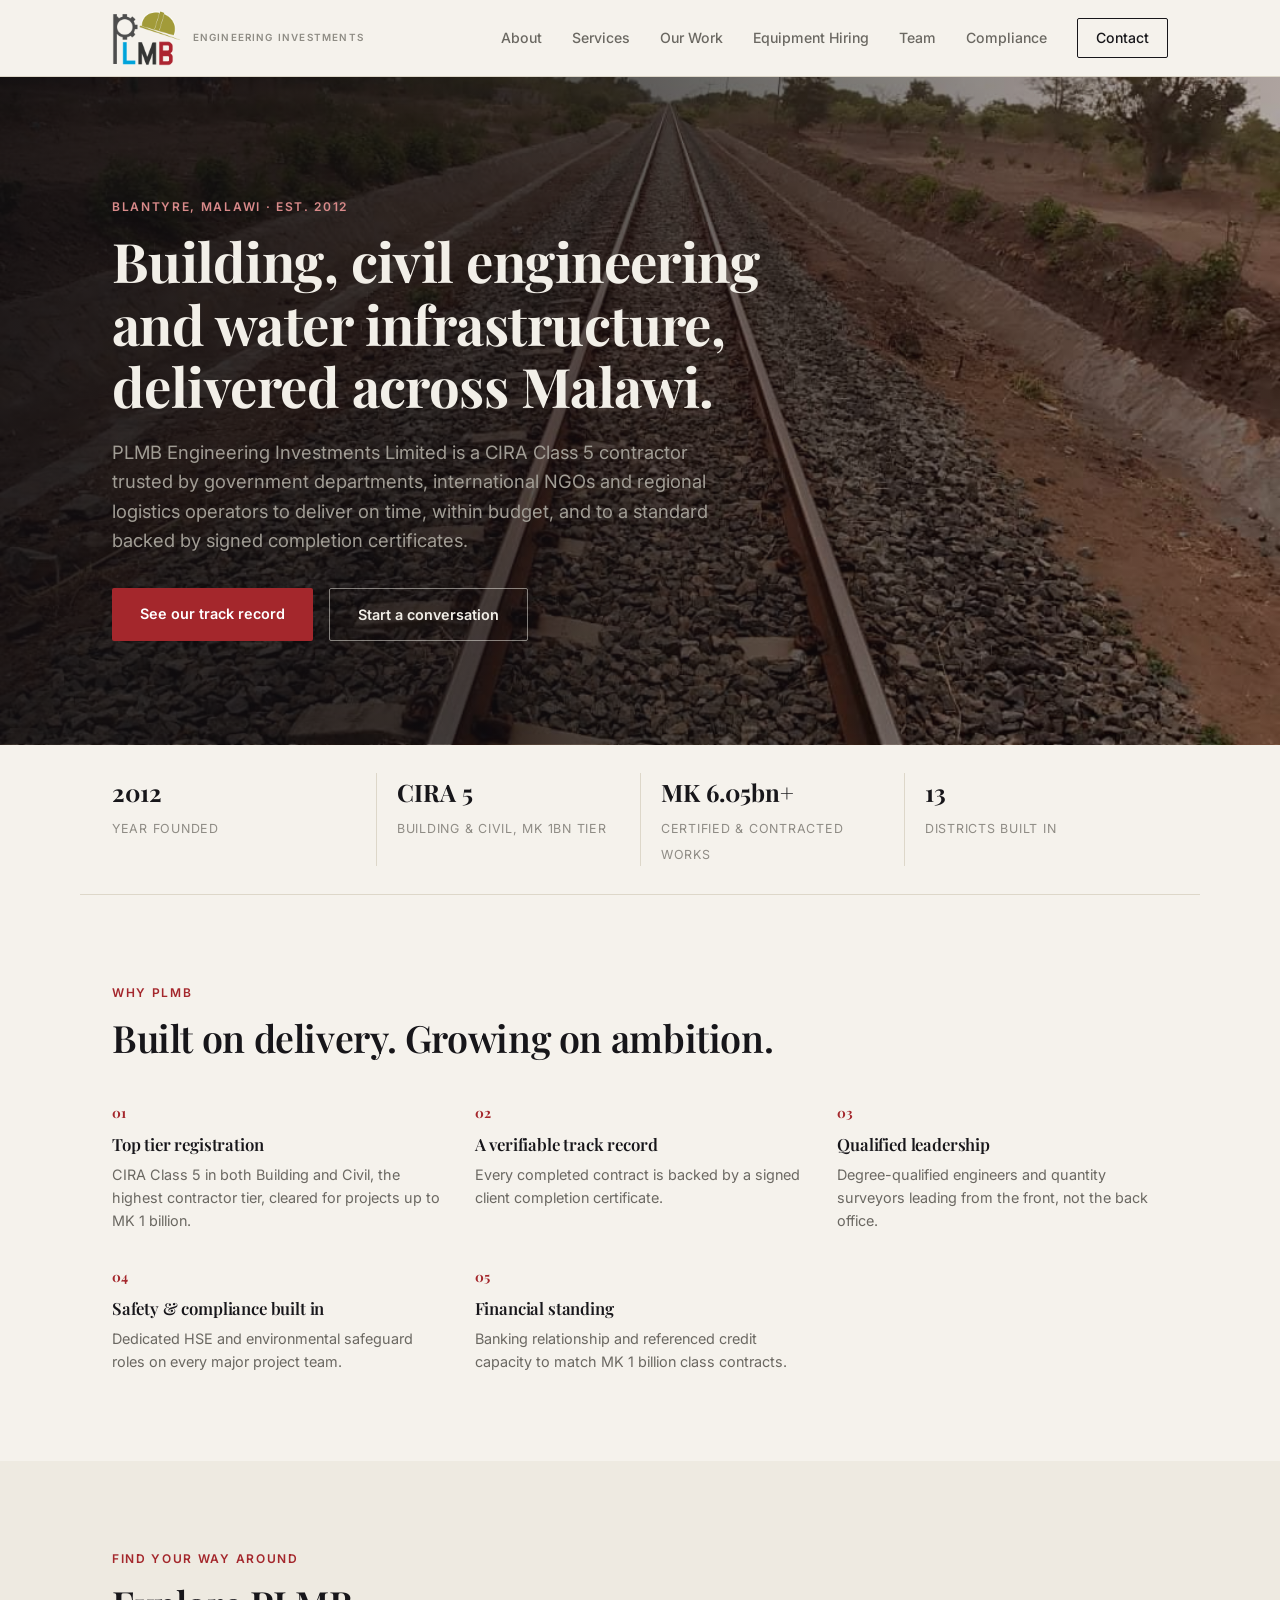
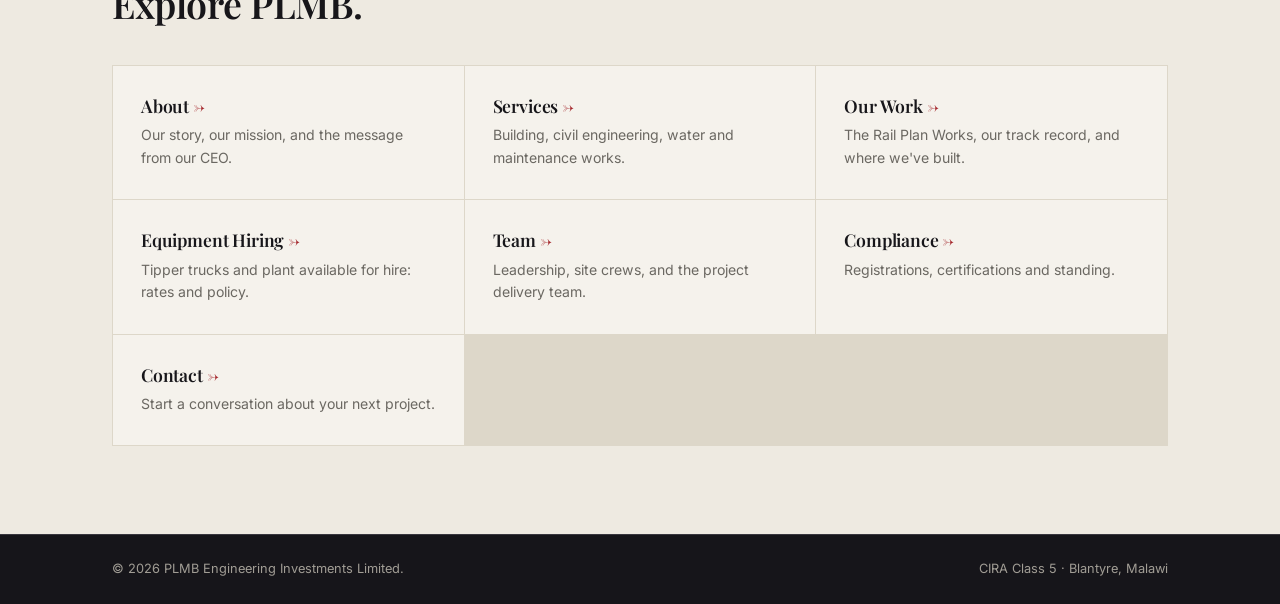
<file: index.html>
<!doctype html>
<html lang="en">
<head>
<meta charset="UTF-8">
<meta name="viewport" content="width=device-width, initial-scale=1.0">
<title>PLMB Engineering Investments Limited &middot; Building &amp; Civil Engineering, Malawi</title>
<meta name="description" content="PLMB Engineering Investments Limited: CIRA Class 5 building, civil engineering and water infrastructure contractor in Malawi since 2012. Government, NGO and private sector delivery, verified by signed completion certificates.">
<meta property="og:title" content="PLMB Engineering Investments Limited">
<meta property="og:description" content="Fourteen years of building construction, civil engineering and water infrastructure across Malawi.">
<meta property="og:type" content="website">
<link rel="icon" type="image/png" href="assets/favicon-256.png">
<link rel="preconnect" href="https://fonts.googleapis.com">
<link rel="preconnect" href="https://fonts.gstatic.com" crossorigin>
<link href="https://fonts.googleapis.com/css2?family=Playfair+Display:ital,wght@0,500;0,600;0,700;1,500&family=Inter:wght@400;500;600;700&display=swap" rel="stylesheet">
<link rel="stylesheet" href="styles.css">
</head>
<body>

<header class="site-header">
  <div class="wrap header-inner">
    <a class="wordmark" href="index.html">
      <img src="assets/plmb-icon.png" alt="PLMB Engineering Investments" class="wordmark-icon" width="69" height="56">
      <span class="wordmark-sub">Engineering Investments</span>
    </a>
    <nav class="nav" id="nav">
      <a href="about.html">About</a>
      <a href="services.html">Services</a>
      <a href="work.html">Our Work</a>
      <a href="hiring.html">Equipment Hiring</a>
      <a href="team.html">Team</a>
      <a href="compliance.html">Compliance</a>
      <a href="contact.html" class="nav-cta">Contact</a>
    </nav>
    <button class="nav-toggle" id="navToggle" aria-label="Toggle menu" aria-expanded="false">
      <span></span><span></span><span></span>
    </button>
  </div>
</header>

<main>

  <!-- HERO -->
  <section class="hero" style="background-image: linear-gradient(100deg, rgba(15,14,17,0.88) 0%, rgba(15,14,17,0.72) 40%, rgba(15,14,17,0.42) 75%, rgba(15,14,17,0.25) 100%), url('assets/gallery/hero-rail-corridor.jpg');">
    <div class="wrap">
      <p class="eyebrow light">Blantyre, Malawi &middot; Est. 2012</p>
      <h1 class="light">Building, civil engineering<br> and water infrastructure,<br> delivered across Malawi.</h1>
      <p class="hero-lede light-body">PLMB Engineering Investments Limited is a CIRA Class&nbsp;5 contractor trusted by government departments, international NGOs and regional logistics operators to deliver on time, within budget, and to a standard backed by signed completion certificates.</p>
      <div class="hero-actions">
        <a href="work.html" class="btn btn-primary">See our track record</a>
        <a href="contact.html" class="btn btn-ghost-light">Start a conversation</a>
      </div>
    </div>
  </section>
  <div class="hero-stats wrap">
    <div><strong>2012</strong><span>Year founded</span></div>
    <div><strong>CIRA&nbsp;5</strong><span>Building &amp; Civil, MK&nbsp;1bn tier</span></div>
    <div><strong>MK&nbsp;6.05bn+</strong><span>Certified &amp; contracted works</span></div>
    <div><strong>13</strong><span>Districts built in</span></div>
  </div>

  <!-- WHY PLMB -->
  <section class="section">
    <div class="wrap">
      <p class="eyebrow">Why PLMB</p>
      <h2>Built on delivery. Growing on ambition.</h2>
      <div class="reasons-grid">
        <div class="reason"><span class="service-num">01</span><h4>Top tier registration</h4><p>CIRA Class 5 in both Building and Civil, the highest contractor tier, cleared for projects up to MK 1 billion.</p></div>
        <div class="reason"><span class="service-num">02</span><h4>A verifiable track record</h4><p>Every completed contract is backed by a signed client completion certificate.</p></div>
        <div class="reason"><span class="service-num">03</span><h4>Qualified leadership</h4><p>Degree-qualified engineers and quantity surveyors leading from the front, not the back office.</p></div>
        <div class="reason"><span class="service-num">04</span><h4>Safety &amp; compliance built in</h4><p>Dedicated HSE and environmental safeguard roles on every major project team.</p></div>
        <div class="reason"><span class="service-num">05</span><h4>Financial standing</h4><p>Banking relationship and referenced credit capacity to match MK 1 billion class contracts.</p></div>
      </div>
    </div>
  </section>

  <!-- EXPLORE -->
  <section class="section alt">
    <div class="wrap">
      <p class="eyebrow">Find Your Way Around</p>
      <h2>Explore PLMB.</h2>
      <div class="explore-grid">
        <a class="explore-card" href="about.html">
          <h3>About</h3>
          <p>Our story, our mission, and the message from our CEO.</p>
        </a>
        <a class="explore-card" href="services.html">
          <h3>Services</h3>
          <p>Building, civil engineering, water and maintenance works.</p>
        </a>
        <a class="explore-card" href="work.html">
          <h3>Our Work</h3>
          <p>The Rail Plan Works, our track record, and where we've built.</p>
        </a>
        <a class="explore-card" href="hiring.html">
          <h3>Equipment Hiring</h3>
          <p>Tipper trucks and plant available for hire: rates and policy.</p>
        </a>
        <a class="explore-card" href="team.html">
          <h3>Team</h3>
          <p>Leadership, site crews, and the project delivery team.</p>
        </a>
        <a class="explore-card" href="compliance.html">
          <h3>Compliance</h3>
          <p>Registrations, certifications and standing.</p>
        </a>
        <a class="explore-card" href="contact.html">
          <h3>Contact</h3>
          <p>Start a conversation about your next project.</p>
        </a>
      </div>
    </div>
  </section>

</main>

<footer class="site-footer">
  <div class="wrap footer-inner">
    <span>&copy; <span id="year"></span> PLMB Engineering Investments Limited.</span>
    <span>CIRA Class 5 &middot; Blantyre, Malawi</span>
  </div>
</footer>

<script src="script.js"></script>
</body>
</html>
</file>
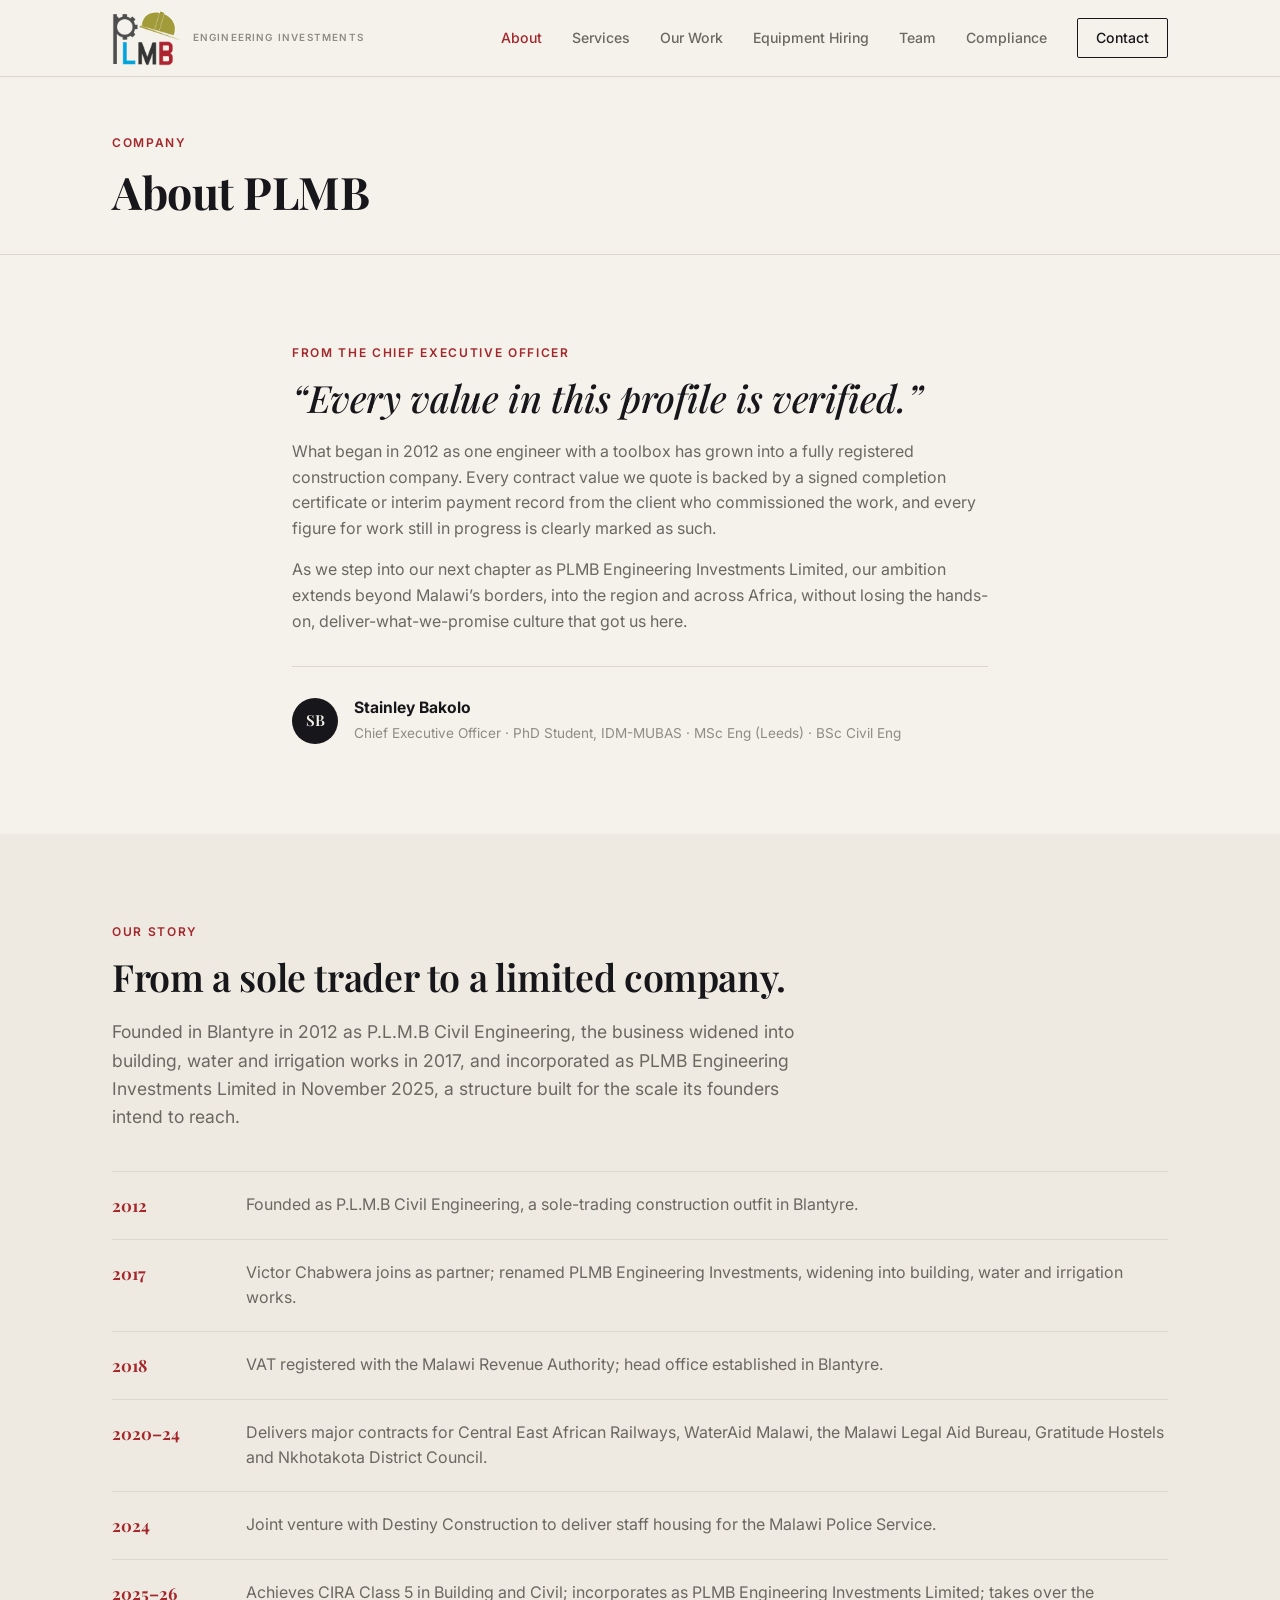
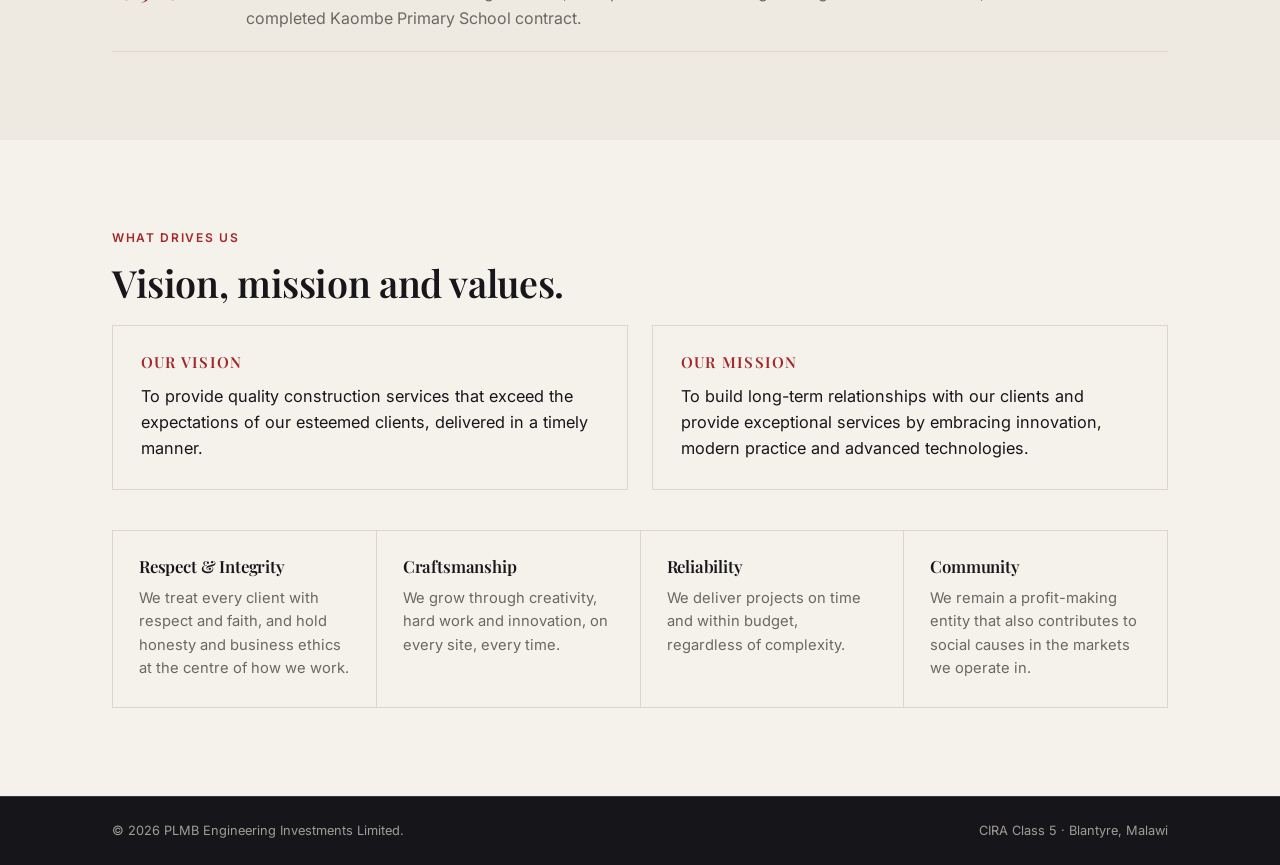
<file: about.html>
<!doctype html>
<html lang="en">
<head>
<meta charset="UTF-8">
<meta name="viewport" content="width=device-width, initial-scale=1.0">
<title>About &middot; PLMB Engineering Investments</title>
<meta name="description" content="From a sole trader founded in 2012 to PLMB Engineering Investments Limited: our story, our vision, mission and values, and a message from our CEO.">
<link rel="icon" type="image/png" href="assets/favicon-256.png">
<link rel="preconnect" href="https://fonts.googleapis.com">
<link rel="preconnect" href="https://fonts.gstatic.com" crossorigin>
<link href="https://fonts.googleapis.com/css2?family=Playfair+Display:ital,wght@0,500;0,600;0,700;1,500&family=Inter:wght@400;500;600;700&display=swap" rel="stylesheet">
<link rel="stylesheet" href="styles.css">
</head>
<body>

<header class="site-header">
  <div class="wrap header-inner">
    <a class="wordmark" href="index.html">
      <img src="assets/plmb-icon.png" alt="PLMB Engineering Investments" class="wordmark-icon" width="69" height="56">
      <span class="wordmark-sub">Engineering Investments</span>
    </a>
    <nav class="nav" id="nav">
      <a href="about.html" aria-current="page">About</a>
      <a href="services.html">Services</a>
      <a href="work.html">Our Work</a>
      <a href="hiring.html">Equipment Hiring</a>
      <a href="team.html">Team</a>
      <a href="compliance.html">Compliance</a>
      <a href="contact.html" class="nav-cta">Contact</a>
    </nav>
    <button class="nav-toggle" id="navToggle" aria-label="Toggle menu" aria-expanded="false">
      <span></span><span></span><span></span>
    </button>
  </div>
</header>

<main>

  <div class="page-head">
    <div class="wrap">
      <p class="eyebrow">Company</p>
      <h1>About PLMB</h1>
    </div>
  </div>

  <!-- MD MESSAGE -->
  <section class="section">
    <div class="wrap narrow">
      <p class="eyebrow">From the Chief Executive Officer</p>
      <h2 class="quote">&ldquo;Every value in this profile is verified.&rdquo;</h2>
      <p>What began in 2012 as one engineer with a toolbox has grown into a fully registered construction company. Every contract value we quote is backed by a signed completion certificate or interim payment record from the client who commissioned the work, and every figure for work still in progress is clearly marked as such.</p>
      <p>As we step into our next chapter as PLMB Engineering Investments Limited, our ambition extends beyond Malawi&rsquo;s borders, into the region and across Africa, without losing the hands-on, deliver-what-we-promise culture that got us here.</p>
      <div class="signature-block">
        <div class="avatar">SB</div>
        <div>
          <strong>Stainley Bakolo</strong>
          <span>Chief Executive Officer &middot; PhD Student, IDM-MUBAS &middot; MSc Eng (Leeds) &middot; BSc Civil Eng</span>
        </div>
      </div>
    </div>
  </section>

  <!-- STORY / MILESTONES -->
  <section class="section alt">
    <div class="wrap">
      <p class="eyebrow">Our Story</p>
      <h2>From a sole trader to a limited company.</h2>
      <p class="lede">Founded in Blantyre in 2012 as P.L.M.B Civil Engineering, the business widened into building, water and irrigation works in 2017, and incorporated as PLMB Engineering Investments Limited in November 2025, a structure built for the scale its founders intend to reach.</p>
      <ol class="timeline">
        <li><span class="tl-year">2012</span><span class="tl-text">Founded as P.L.M.B Civil Engineering, a sole-trading construction outfit in Blantyre.</span></li>
        <li><span class="tl-year">2017</span><span class="tl-text">Victor Chabwera joins as partner; renamed PLMB Engineering Investments, widening into building, water and irrigation works.</span></li>
        <li><span class="tl-year">2018</span><span class="tl-text">VAT registered with the Malawi Revenue Authority; head office established in Blantyre.</span></li>
        <li><span class="tl-year">2020&ndash;24</span><span class="tl-text">Delivers major contracts for Central East African Railways, WaterAid Malawi, the Malawi Legal Aid Bureau, Gratitude Hostels and Nkhotakota District Council.</span></li>
        <li><span class="tl-year">2024</span><span class="tl-text">Joint venture with Destiny Construction to deliver staff housing for the Malawi Police Service.</span></li>
        <li><span class="tl-year">2025&ndash;26</span><span class="tl-text">Achieves CIRA Class 5 in Building and Civil; incorporates as PLMB Engineering Investments Limited; takes over the completed Kaombe Primary School contract.</span></li>
      </ol>
    </div>
  </section>

  <!-- VISION / MISSION / VALUES -->
  <section class="section">
    <div class="wrap">
      <p class="eyebrow">What Drives Us</p>
      <h2>Vision, mission and values.</h2>
      <div class="vm-grid">
        <div class="vm-card">
          <h3>Our Vision</h3>
          <p>To provide quality construction services that exceed the expectations of our esteemed clients, delivered in a timely manner.</p>
        </div>
        <div class="vm-card">
          <h3>Our Mission</h3>
          <p>To build long-term relationships with our clients and provide exceptional services by embracing innovation, modern practice and advanced technologies.</p>
        </div>
      </div>
      <div class="value-grid">
        <div class="value">
          <h4>Respect &amp; Integrity</h4>
          <p>We treat every client with respect and faith, and hold honesty and business ethics at the centre of how we work.</p>
        </div>
        <div class="value">
          <h4>Craftsmanship</h4>
          <p>We grow through creativity, hard work and innovation, on every site, every time.</p>
        </div>
        <div class="value">
          <h4>Reliability</h4>
          <p>We deliver projects on time and within budget, regardless of complexity.</p>
        </div>
        <div class="value">
          <h4>Community</h4>
          <p>We remain a profit-making entity that also contributes to social causes in the markets we operate in.</p>
        </div>
      </div>
    </div>
  </section>

</main>

<footer class="site-footer">
  <div class="wrap footer-inner">
    <span>&copy; <span id="year"></span> PLMB Engineering Investments Limited.</span>
    <span>CIRA Class 5 &middot; Blantyre, Malawi</span>
  </div>
</footer>

<script src="script.js"></script>
</body>
</html>
</file>
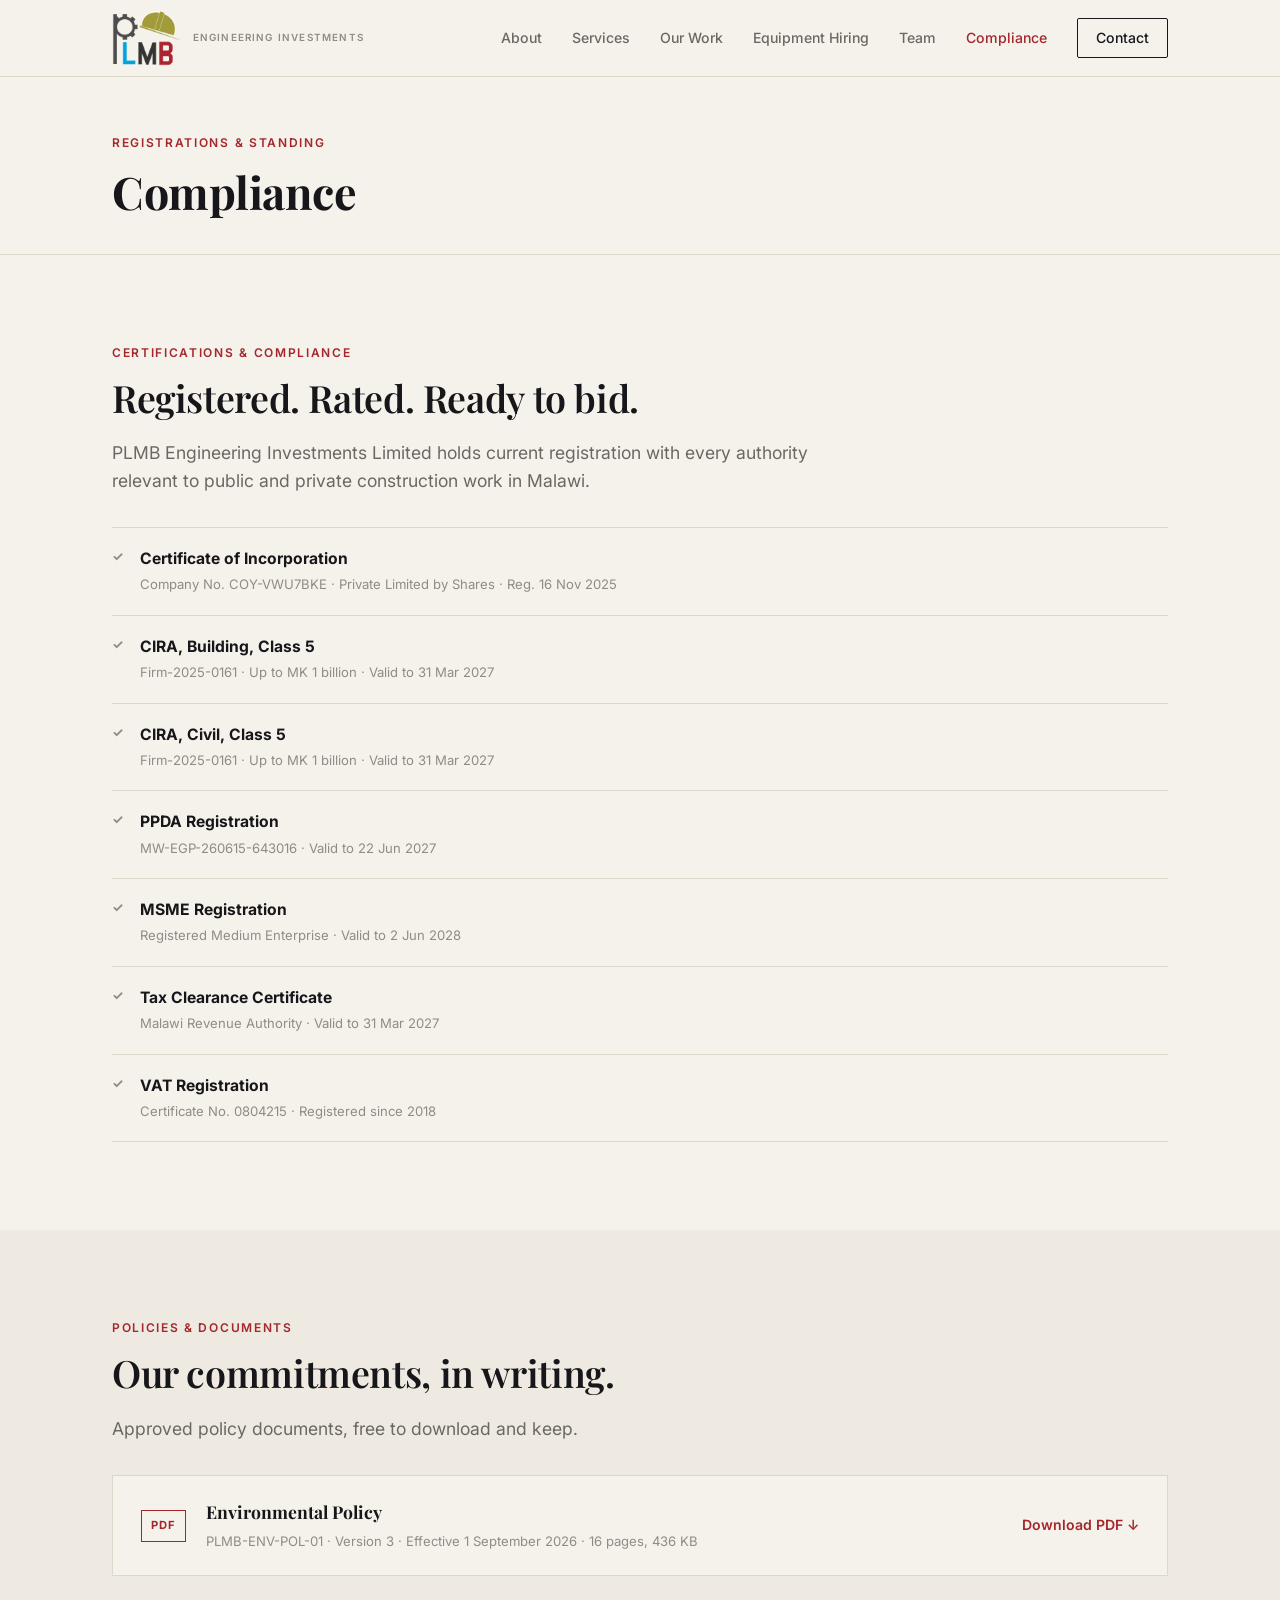
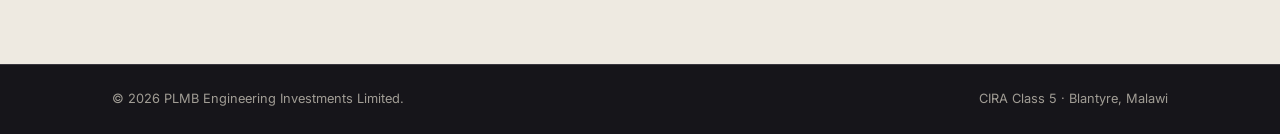
<file: compliance.html>
<!doctype html>
<html lang="en">
<head>
<meta charset="UTF-8">
<meta name="viewport" content="width=device-width, initial-scale=1.0">
<title>Compliance &middot; PLMB Engineering Investments</title>
<meta name="description" content="PLMB Engineering Investments Limited holds current registration with every authority relevant to public and private construction work in Malawi: CIRA Class 5, PPDA, MSME, tax and VAT.">
<link rel="icon" type="image/png" href="assets/favicon-256.png">
<link rel="preconnect" href="https://fonts.googleapis.com">
<link rel="preconnect" href="https://fonts.gstatic.com" crossorigin>
<link href="https://fonts.googleapis.com/css2?family=Playfair+Display:ital,wght@0,500;0,600;0,700;1,500&family=Inter:wght@400;500;600;700&display=swap" rel="stylesheet">
<link rel="stylesheet" href="styles.css">
</head>
<body>

<header class="site-header">
  <div class="wrap header-inner">
    <a class="wordmark" href="index.html">
      <img src="assets/plmb-icon.png" alt="PLMB Engineering Investments" class="wordmark-icon" width="69" height="56">
      <span class="wordmark-sub">Engineering Investments</span>
    </a>
    <nav class="nav" id="nav">
      <a href="about.html">About</a>
      <a href="services.html">Services</a>
      <a href="work.html">Our Work</a>
      <a href="hiring.html">Equipment Hiring</a>
      <a href="team.html">Team</a>
      <a href="compliance.html" aria-current="page">Compliance</a>
      <a href="contact.html" class="nav-cta">Contact</a>
    </nav>
    <button class="nav-toggle" id="navToggle" aria-label="Toggle menu" aria-expanded="false">
      <span></span><span></span><span></span>
    </button>
  </div>
</header>

<main>

  <div class="page-head">
    <div class="wrap">
      <p class="eyebrow">Registrations &amp; Standing</p>
      <h1>Compliance</h1>
    </div>
  </div>

  <!-- COMPLIANCE -->
  <section class="section">
    <div class="wrap">
      <p class="eyebrow">Certifications &amp; Compliance</p>
      <h2>Registered. Rated. Ready to bid.</h2>
      <p class="lede">PLMB Engineering Investments Limited holds current registration with every authority relevant to public and private construction work in Malawi.</p>
      <div class="cert-list">
        <div><span class="check">&#10003;</span><div><strong>Certificate of Incorporation</strong><span>Company No. COY-VWU7BKE &middot; Private Limited by Shares &middot; Reg. 16 Nov 2025</span></div></div>
        <div><span class="check">&#10003;</span><div><strong>CIRA, Building, Class 5</strong><span>Firm-2025-0161 &middot; Up to MK 1 billion &middot; Valid to 31 Mar 2027</span></div></div>
        <div><span class="check">&#10003;</span><div><strong>CIRA, Civil, Class 5</strong><span>Firm-2025-0161 &middot; Up to MK 1 billion &middot; Valid to 31 Mar 2027</span></div></div>
        <div><span class="check">&#10003;</span><div><strong>PPDA Registration</strong><span>MW-EGP-260615-643016 &middot; Valid to 22 Jun 2027</span></div></div>
        <div><span class="check">&#10003;</span><div><strong>MSME Registration</strong><span>Registered Medium Enterprise &middot; Valid to 2 Jun 2028</span></div></div>
        <div><span class="check">&#10003;</span><div><strong>Tax Clearance Certificate</strong><span>Malawi Revenue Authority &middot; Valid to 31 Mar 2027</span></div></div>
        <div><span class="check">&#10003;</span><div><strong>VAT Registration</strong><span>Certificate No. 0804215 &middot; Registered since 2018</span></div></div>
      </div>
    </div>
  </section>

  <!-- POLICIES -->
  <section class="section alt">
    <div class="wrap">
      <p class="eyebrow">Policies &amp; Documents</p>
      <h2>Our commitments, in writing.</h2>
      <p class="lede">Approved policy documents, free to download and keep.</p>
      <div class="doc-list">
        <a class="doc-card" href="assets/documents/PLMB-Environmental-Policy.pdf" download="PLMB-Environmental-Policy.pdf">
          <span class="doc-type" aria-hidden="true">PDF</span>
          <span class="doc-info">
            <strong>Environmental Policy</strong>
            <span>PLMB-ENV-POL-01 &middot; Version 3 &middot; Effective 1 September 2026 &middot; 16 pages, 436 KB</span>
          </span>
          <span class="doc-action">Download PDF &darr;</span>
        </a>
      </div>
    </div>
  </section>

</main>

<footer class="site-footer">
  <div class="wrap footer-inner">
    <span>&copy; <span id="year"></span> PLMB Engineering Investments Limited.</span>
    <span>CIRA Class 5 &middot; Blantyre, Malawi</span>
  </div>
</footer>

<script src="script.js"></script>
</body>
</html>
</file>
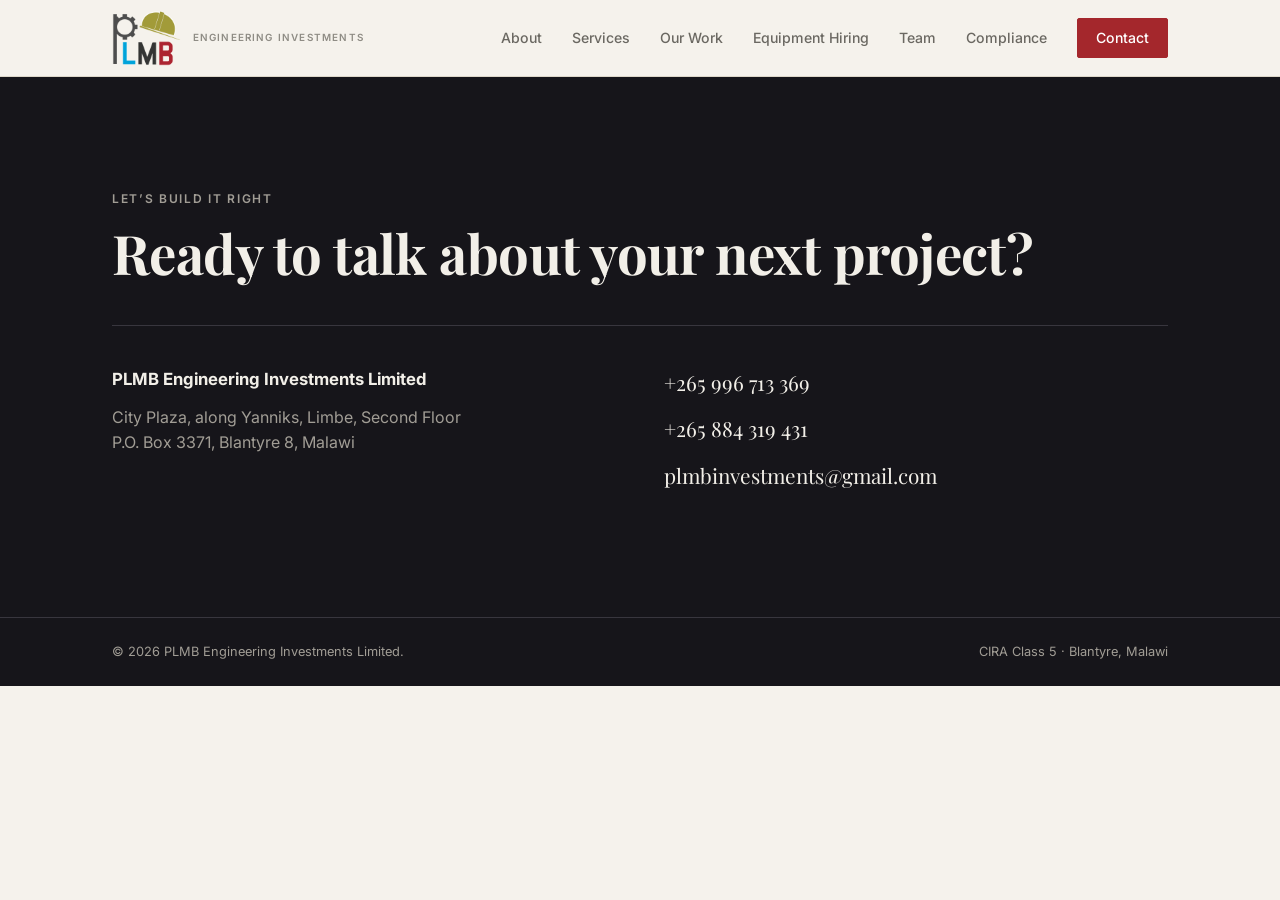
<file: contact.html>
<!doctype html>
<html lang="en">
<head>
<meta charset="UTF-8">
<meta name="viewport" content="width=device-width, initial-scale=1.0">
<title>Contact &middot; PLMB Engineering Investments</title>
<meta name="description" content="Get in touch with PLMB Engineering Investments Limited: City Plaza, Limbe, Blantyre. Phone, email and postal address for your next project.">
<link rel="icon" type="image/png" href="assets/favicon-256.png">
<link rel="preconnect" href="https://fonts.googleapis.com">
<link rel="preconnect" href="https://fonts.gstatic.com" crossorigin>
<link href="https://fonts.googleapis.com/css2?family=Playfair+Display:ital,wght@0,500;0,600;0,700;1,500&family=Inter:wght@400;500;600;700&display=swap" rel="stylesheet">
<link rel="stylesheet" href="styles.css">
</head>
<body>

<header class="site-header">
  <div class="wrap header-inner">
    <a class="wordmark" href="index.html">
      <img src="assets/plmb-icon.png" alt="PLMB Engineering Investments" class="wordmark-icon" width="69" height="56">
      <span class="wordmark-sub">Engineering Investments</span>
    </a>
    <nav class="nav" id="nav">
      <a href="about.html">About</a>
      <a href="services.html">Services</a>
      <a href="work.html">Our Work</a>
      <a href="hiring.html">Equipment Hiring</a>
      <a href="team.html">Team</a>
      <a href="compliance.html">Compliance</a>
      <a href="contact.html" class="nav-cta" aria-current="page">Contact</a>
    </nav>
    <button class="nav-toggle" id="navToggle" aria-label="Toggle menu" aria-expanded="false">
      <span></span><span></span><span></span>
    </button>
  </div>
</header>

<main>

  <!-- CONTACT / CLOSING (dark) -->
  <section class="section dark contact-page">
    <div class="wrap">
      <p class="eyebrow light">Let&rsquo;s Build It Right</p>
      <h1 class="light">Ready to talk about your next project?</h1>
      <div class="contact-grid">
        <div>
          <strong>PLMB Engineering Investments Limited</strong>
          <p class="light-body">City Plaza, along Yanniks, Limbe, Second Floor<br>P.O. Box 3371, Blantyre 8, Malawi</p>
        </div>
        <div>
          <a class="contact-link" href="tel:+265996713369">+265 996 713 369</a>
          <a class="contact-link" href="tel:+265884319431">+265 884 319 431</a>
          <a class="contact-link" href="mailto:plmbinvestments@gmail.com">plmbinvestments@gmail.com</a>
        </div>
      </div>
    </div>
  </section>

</main>

<footer class="site-footer">
  <div class="wrap footer-inner">
    <span>&copy; <span id="year"></span> PLMB Engineering Investments Limited.</span>
    <span>CIRA Class 5 &middot; Blantyre, Malawi</span>
  </div>
</footer>

<script src="script.js"></script>
</body>
</html>
</file>
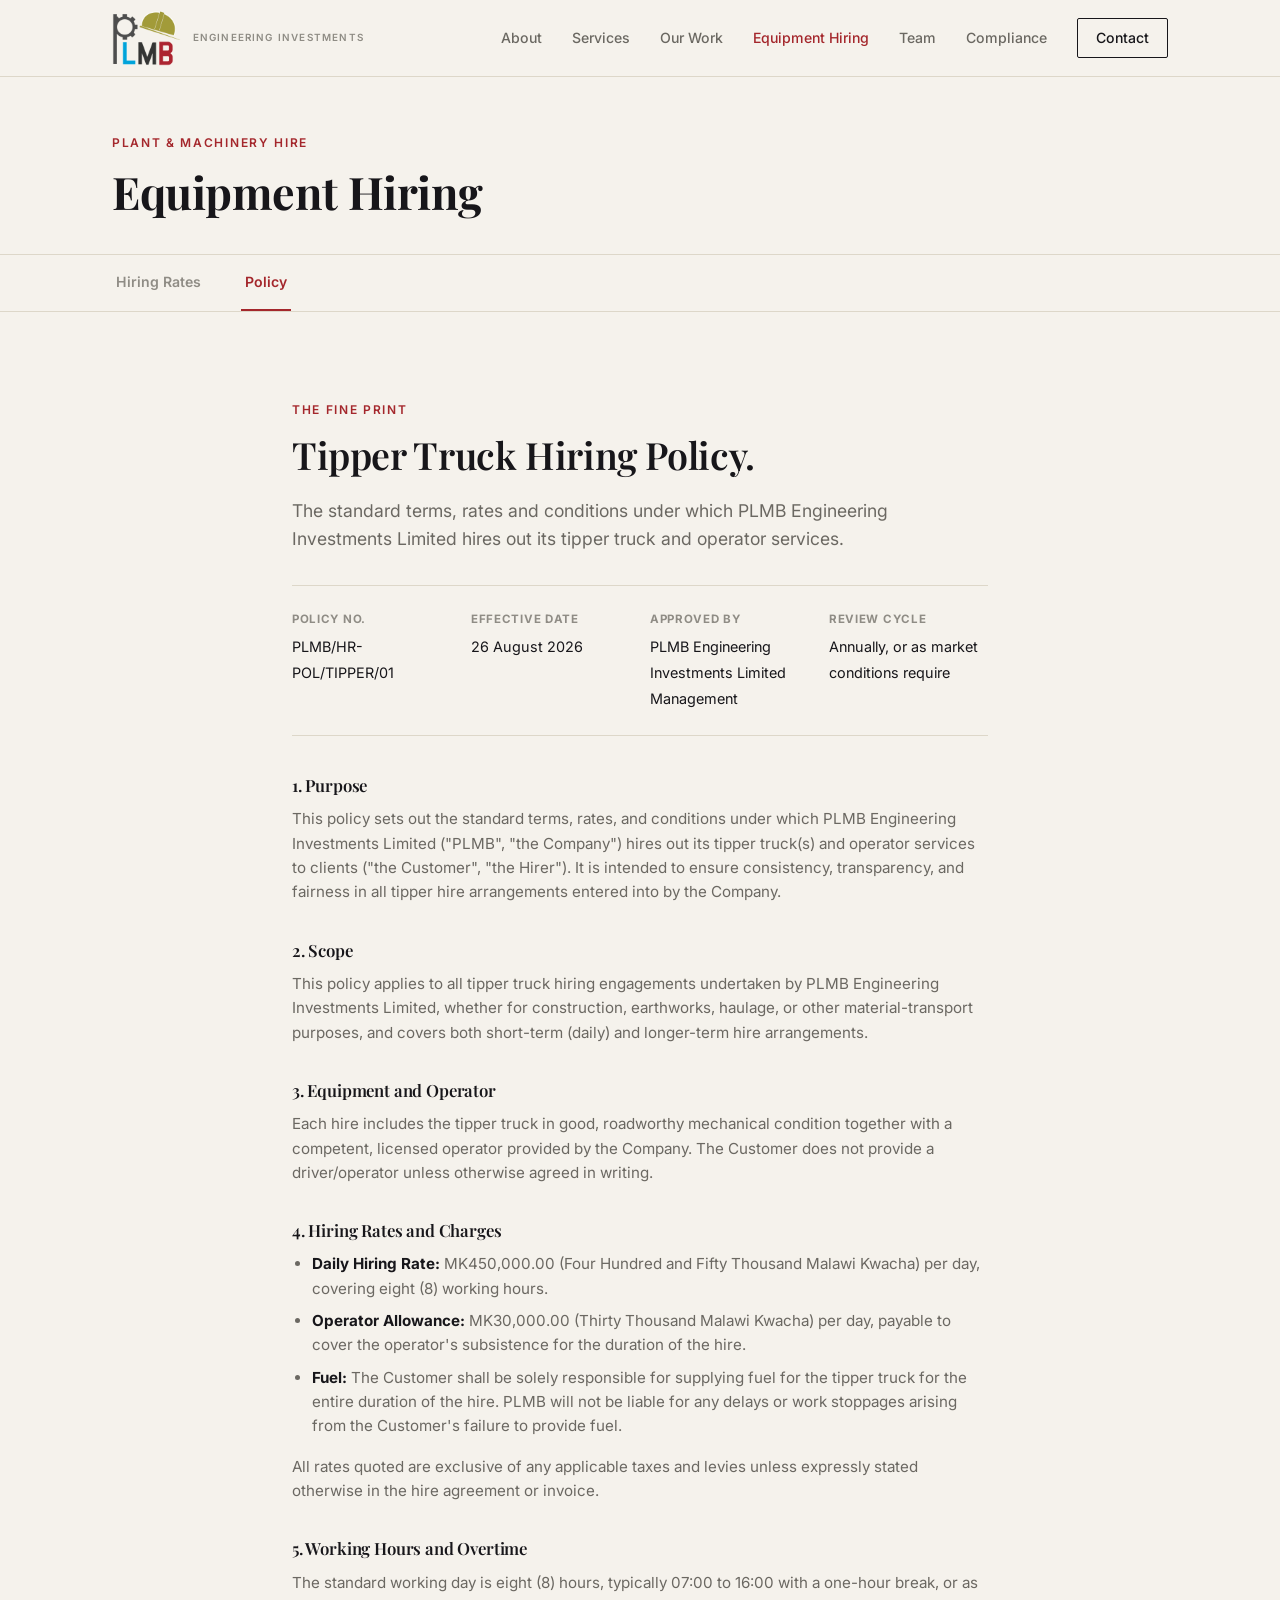
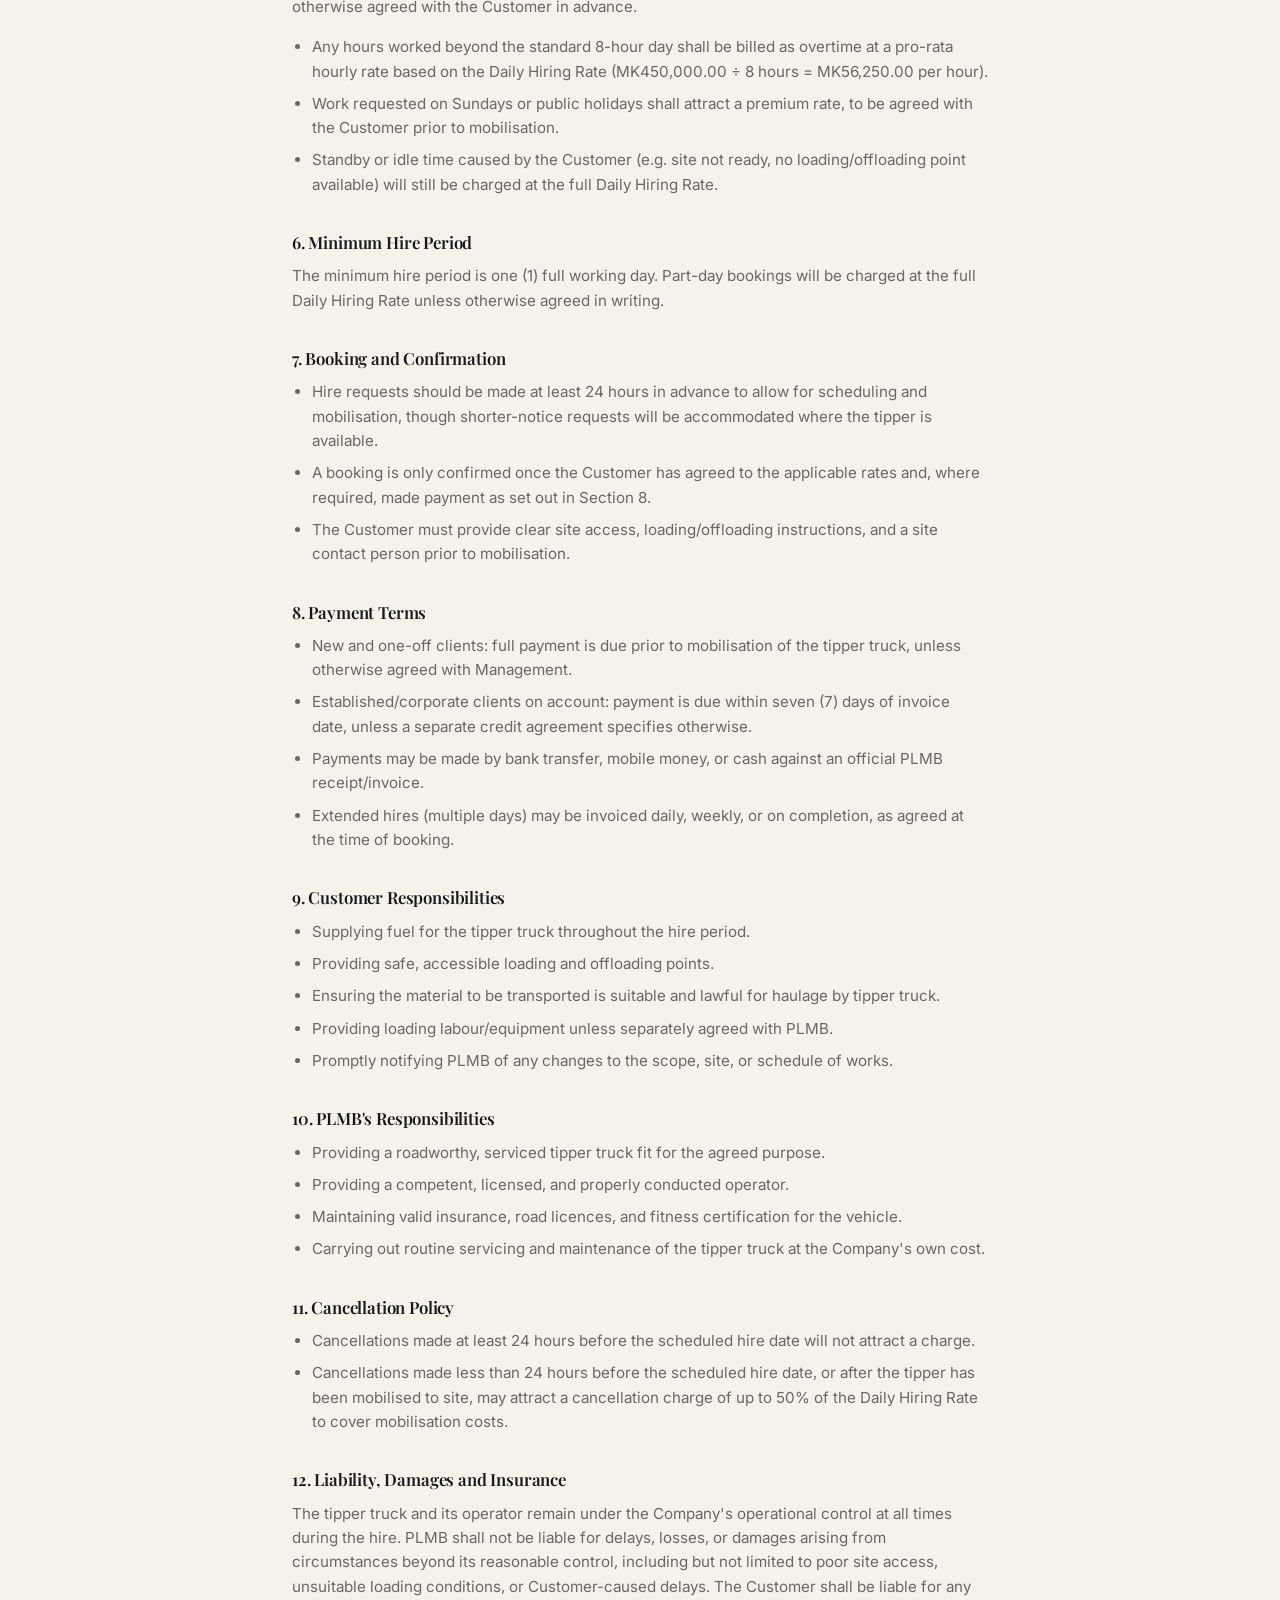
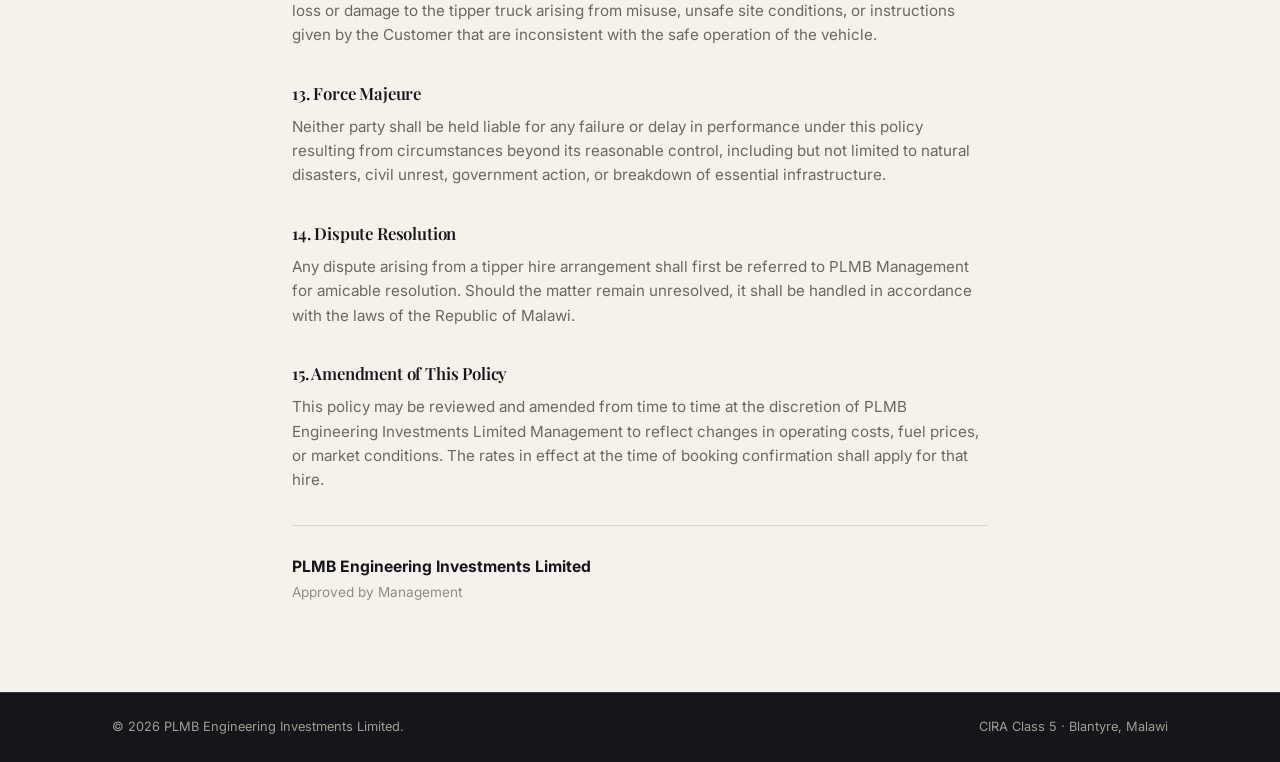
<file: hiring-policy.html>
<!doctype html>
<html lang="en">
<head>
<meta charset="UTF-8">
<meta name="viewport" content="width=device-width, initial-scale=1.0">
<title>Hiring Policy &middot; PLMB Engineering Investments</title>
<meta name="description" content="PLMB Engineering Investments Limited's Tipper Truck Hiring Policy: rates, working hours, payment terms, responsibilities, cancellation and liability.">
<link rel="icon" type="image/png" href="assets/favicon-256.png">
<link rel="preconnect" href="https://fonts.googleapis.com">
<link rel="preconnect" href="https://fonts.gstatic.com" crossorigin>
<link href="https://fonts.googleapis.com/css2?family=Playfair+Display:ital,wght@0,500;0,600;0,700;1,500&family=Inter:wght@400;500;600;700&display=swap" rel="stylesheet">
<link rel="stylesheet" href="styles.css">
</head>
<body>

<header class="site-header">
  <div class="wrap header-inner">
    <a class="wordmark" href="index.html">
      <img src="assets/plmb-icon.png" alt="PLMB Engineering Investments" class="wordmark-icon" width="69" height="56">
      <span class="wordmark-sub">Engineering Investments</span>
    </a>
    <nav class="nav" id="nav">
      <a href="about.html">About</a>
      <a href="services.html">Services</a>
      <a href="work.html">Our Work</a>
      <a href="hiring.html" aria-current="page">Equipment Hiring</a>
      <a href="team.html">Team</a>
      <a href="compliance.html">Compliance</a>
      <a href="contact.html" class="nav-cta">Contact</a>
    </nav>
    <button class="nav-toggle" id="navToggle" aria-label="Toggle menu" aria-expanded="false">
      <span></span><span></span><span></span>
    </button>
  </div>
</header>

<main>

  <div class="page-head">
    <div class="wrap">
      <p class="eyebrow">Plant &amp; Machinery Hire</p>
      <h1>Equipment Hiring</h1>
    </div>
  </div>

  <nav class="subnav" aria-label="Equipment hiring sections">
    <div class="wrap subnav-tabs">
      <a href="hiring.html">Hiring Rates</a>
      <a href="hiring-policy.html" aria-current="page">Policy</a>
    </div>
  </nav>

  <!-- POLICY -->
  <section class="section">
    <div class="wrap narrow">
      <p class="eyebrow">The Fine Print</p>
      <h2>Tipper Truck Hiring Policy.</h2>
      <p class="lede">The standard terms, rates and conditions under which PLMB Engineering Investments Limited hires out its tipper truck and operator services.</p>

      <div class="policy-meta">
        <div><strong>Policy No.</strong><span>PLMB/HR-POL/TIPPER/01</span></div>
        <div><strong>Effective Date</strong><span>26 August 2026</span></div>
        <div><strong>Approved By</strong><span>PLMB Engineering Investments Limited Management</span></div>
        <div><strong>Review Cycle</strong><span>Annually, or as market conditions require</span></div>
      </div>

      <div class="policy-body">
        <h3>1. Purpose</h3>
        <p>This policy sets out the standard terms, rates, and conditions under which PLMB Engineering Investments Limited ("PLMB", "the Company") hires out its tipper truck(s) and operator services to clients ("the Customer", "the Hirer"). It is intended to ensure consistency, transparency, and fairness in all tipper hire arrangements entered into by the Company.</p>

        <h3>2. Scope</h3>
        <p>This policy applies to all tipper truck hiring engagements undertaken by PLMB Engineering Investments Limited, whether for construction, earthworks, haulage, or other material-transport purposes, and covers both short-term (daily) and longer-term hire arrangements.</p>

        <h3>3. Equipment and Operator</h3>
        <p>Each hire includes the tipper truck in good, roadworthy mechanical condition together with a competent, licensed operator provided by the Company. The Customer does not provide a driver/operator unless otherwise agreed in writing.</p>

        <h3>4. Hiring Rates and Charges</h3>
        <ul>
          <li><strong>Daily Hiring Rate:</strong> MK450,000.00 (Four Hundred and Fifty Thousand Malawi Kwacha) per day, covering eight (8) working hours.</li>
          <li><strong>Operator Allowance:</strong> MK30,000.00 (Thirty Thousand Malawi Kwacha) per day, payable to cover the operator's subsistence for the duration of the hire.</li>
          <li><strong>Fuel:</strong> The Customer shall be solely responsible for supplying fuel for the tipper truck for the entire duration of the hire. PLMB will not be liable for any delays or work stoppages arising from the Customer's failure to provide fuel.</li>
        </ul>
        <p>All rates quoted are exclusive of any applicable taxes and levies unless expressly stated otherwise in the hire agreement or invoice.</p>

        <h3>5. Working Hours and Overtime</h3>
        <p>The standard working day is eight (8) hours, typically 07:00 to 16:00 with a one-hour break, or as otherwise agreed with the Customer in advance.</p>
        <ul>
          <li>Any hours worked beyond the standard 8-hour day shall be billed as overtime at a pro-rata hourly rate based on the Daily Hiring Rate (MK450,000.00 &divide; 8 hours = MK56,250.00 per hour).</li>
          <li>Work requested on Sundays or public holidays shall attract a premium rate, to be agreed with the Customer prior to mobilisation.</li>
          <li>Standby or idle time caused by the Customer (e.g. site not ready, no loading/offloading point available) will still be charged at the full Daily Hiring Rate.</li>
        </ul>

        <h3>6. Minimum Hire Period</h3>
        <p>The minimum hire period is one (1) full working day. Part-day bookings will be charged at the full Daily Hiring Rate unless otherwise agreed in writing.</p>

        <h3>7. Booking and Confirmation</h3>
        <ul>
          <li>Hire requests should be made at least 24 hours in advance to allow for scheduling and mobilisation, though shorter-notice requests will be accommodated where the tipper is available.</li>
          <li>A booking is only confirmed once the Customer has agreed to the applicable rates and, where required, made payment as set out in Section 8.</li>
          <li>The Customer must provide clear site access, loading/offloading instructions, and a site contact person prior to mobilisation.</li>
        </ul>

        <h3>8. Payment Terms</h3>
        <ul>
          <li>New and one-off clients: full payment is due prior to mobilisation of the tipper truck, unless otherwise agreed with Management.</li>
          <li>Established/corporate clients on account: payment is due within seven (7) days of invoice date, unless a separate credit agreement specifies otherwise.</li>
          <li>Payments may be made by bank transfer, mobile money, or cash against an official PLMB receipt/invoice.</li>
          <li>Extended hires (multiple days) may be invoiced daily, weekly, or on completion, as agreed at the time of booking.</li>
        </ul>

        <h3>9. Customer Responsibilities</h3>
        <ul>
          <li>Supplying fuel for the tipper truck throughout the hire period.</li>
          <li>Providing safe, accessible loading and offloading points.</li>
          <li>Ensuring the material to be transported is suitable and lawful for haulage by tipper truck.</li>
          <li>Providing loading labour/equipment unless separately agreed with PLMB.</li>
          <li>Promptly notifying PLMB of any changes to the scope, site, or schedule of works.</li>
        </ul>

        <h3>10. PLMB's Responsibilities</h3>
        <ul>
          <li>Providing a roadworthy, serviced tipper truck fit for the agreed purpose.</li>
          <li>Providing a competent, licensed, and properly conducted operator.</li>
          <li>Maintaining valid insurance, road licences, and fitness certification for the vehicle.</li>
          <li>Carrying out routine servicing and maintenance of the tipper truck at the Company's own cost.</li>
        </ul>

        <h3>11. Cancellation Policy</h3>
        <ul>
          <li>Cancellations made at least 24 hours before the scheduled hire date will not attract a charge.</li>
          <li>Cancellations made less than 24 hours before the scheduled hire date, or after the tipper has been mobilised to site, may attract a cancellation charge of up to 50% of the Daily Hiring Rate to cover mobilisation costs.</li>
        </ul>

        <h3>12. Liability, Damages and Insurance</h3>
        <p>The tipper truck and its operator remain under the Company's operational control at all times during the hire. PLMB shall not be liable for delays, losses, or damages arising from circumstances beyond its reasonable control, including but not limited to poor site access, unsuitable loading conditions, or Customer-caused delays. The Customer shall be liable for any loss or damage to the tipper truck arising from misuse, unsafe site conditions, or instructions given by the Customer that are inconsistent with the safe operation of the vehicle.</p>

        <h3>13. Force Majeure</h3>
        <p>Neither party shall be held liable for any failure or delay in performance under this policy resulting from circumstances beyond its reasonable control, including but not limited to natural disasters, civil unrest, government action, or breakdown of essential infrastructure.</p>

        <h3>14. Dispute Resolution</h3>
        <p>Any dispute arising from a tipper hire arrangement shall first be referred to PLMB Management for amicable resolution. Should the matter remain unresolved, it shall be handled in accordance with the laws of the Republic of Malawi.</p>

        <h3>15. Amendment of This Policy</h3>
        <p>This policy may be reviewed and amended from time to time at the discretion of PLMB Engineering Investments Limited Management to reflect changes in operating costs, fuel prices, or market conditions. The rates in effect at the time of booking confirmation shall apply for that hire.</p>

        <div class="signature-block">
          <div>
            <strong>PLMB Engineering Investments Limited</strong>
            <span>Approved by Management</span>
          </div>
        </div>
      </div>
    </div>
  </section>

</main>

<footer class="site-footer">
  <div class="wrap footer-inner">
    <span>&copy; <span id="year"></span> PLMB Engineering Investments Limited.</span>
    <span>CIRA Class 5 &middot; Blantyre, Malawi</span>
  </div>
</footer>

<script src="script.js"></script>
</body>
</html>
</file>
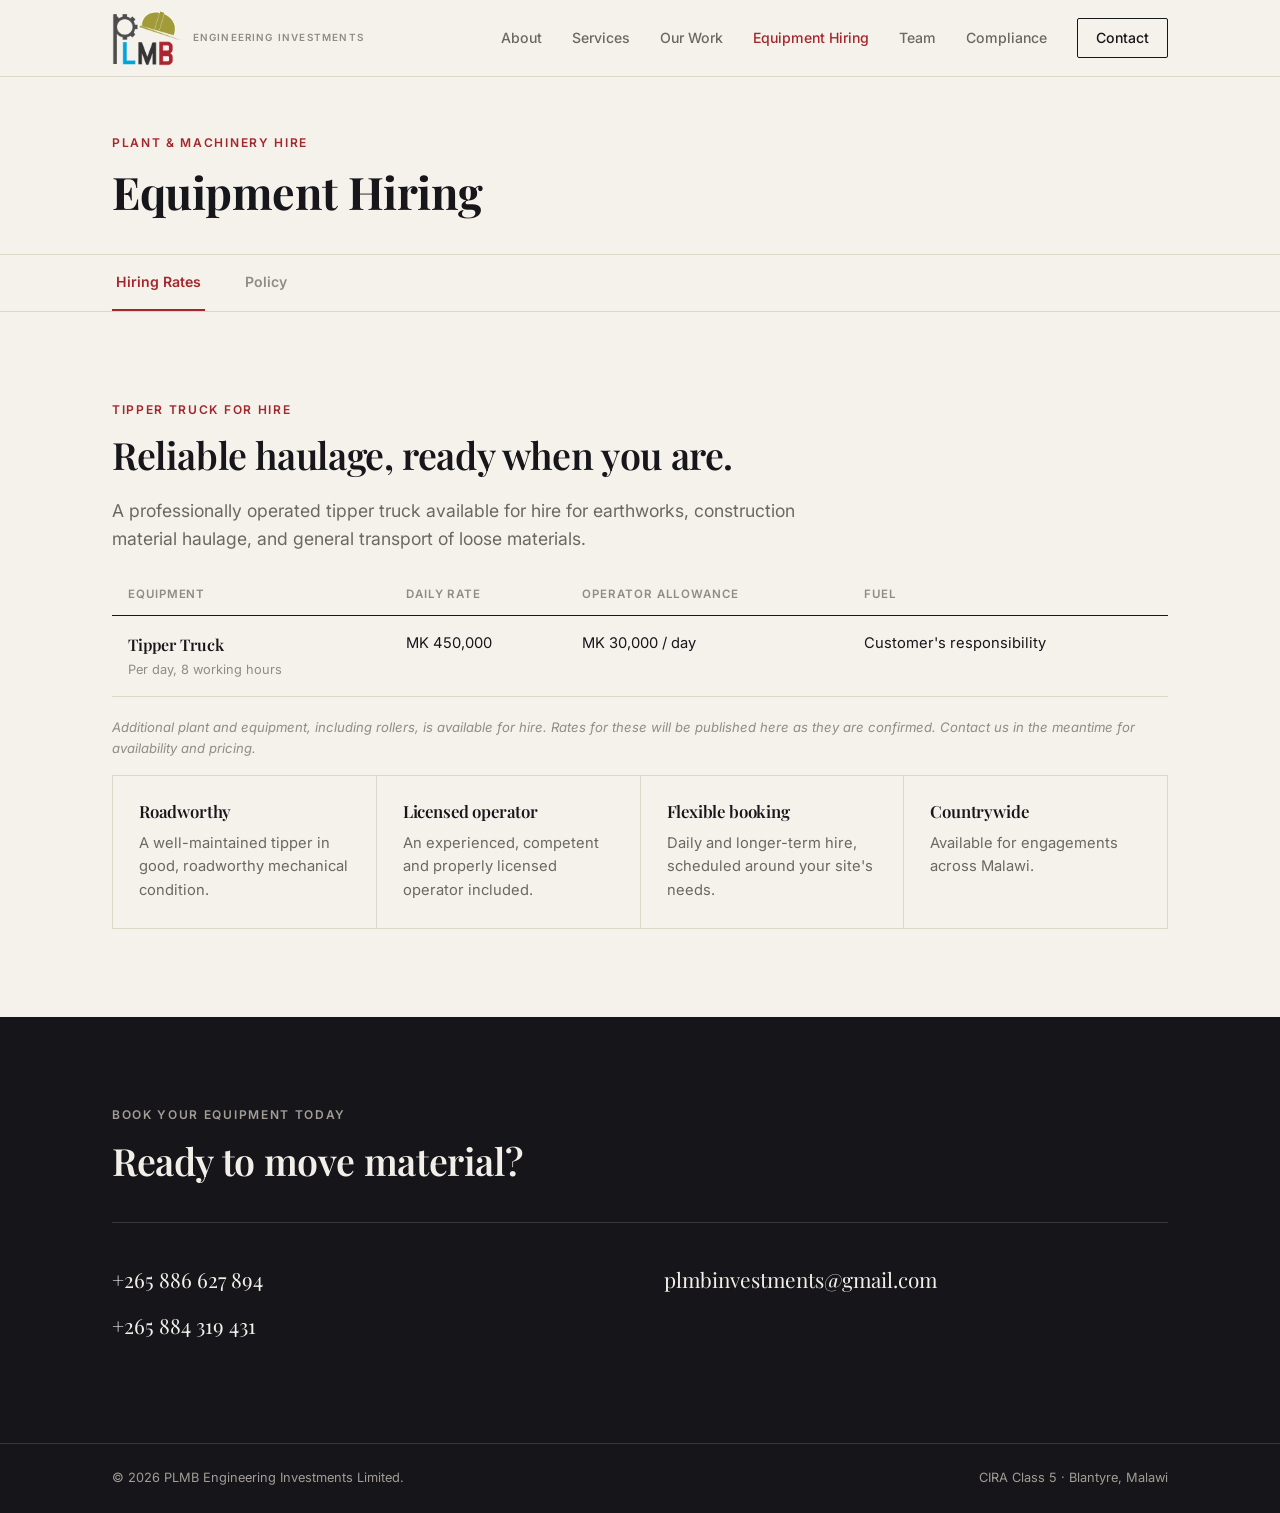
<file: hiring.html>
<!doctype html>
<html lang="en">
<head>
<meta charset="UTF-8">
<meta name="viewport" content="width=device-width, initial-scale=1.0">
<title>Equipment Hiring &middot; PLMB Engineering Investments</title>
<meta name="description" content="Hire PLMB's tipper truck and operator, with more plant and equipment to follow. Daily hiring rates, operator allowance and booking details.">
<link rel="icon" type="image/png" href="assets/favicon-256.png">
<link rel="preconnect" href="https://fonts.googleapis.com">
<link rel="preconnect" href="https://fonts.gstatic.com" crossorigin>
<link href="https://fonts.googleapis.com/css2?family=Playfair+Display:ital,wght@0,500;0,600;0,700;1,500&family=Inter:wght@400;500;600;700&display=swap" rel="stylesheet">
<link rel="stylesheet" href="styles.css">
</head>
<body>

<header class="site-header">
  <div class="wrap header-inner">
    <a class="wordmark" href="index.html">
      <img src="assets/plmb-icon.png" alt="PLMB Engineering Investments" class="wordmark-icon" width="69" height="56">
      <span class="wordmark-sub">Engineering Investments</span>
    </a>
    <nav class="nav" id="nav">
      <a href="about.html">About</a>
      <a href="services.html">Services</a>
      <a href="work.html">Our Work</a>
      <a href="hiring.html" aria-current="page">Equipment Hiring</a>
      <a href="team.html">Team</a>
      <a href="compliance.html">Compliance</a>
      <a href="contact.html" class="nav-cta">Contact</a>
    </nav>
    <button class="nav-toggle" id="navToggle" aria-label="Toggle menu" aria-expanded="false">
      <span></span><span></span><span></span>
    </button>
  </div>
</header>

<main>

  <div class="page-head">
    <div class="wrap">
      <p class="eyebrow">Plant &amp; Machinery Hire</p>
      <h1>Equipment Hiring</h1>
    </div>
  </div>

  <nav class="subnav" aria-label="Equipment hiring sections">
    <div class="wrap subnav-tabs">
      <a href="hiring.html" aria-current="page">Hiring Rates</a>
      <a href="hiring-policy.html">Policy</a>
    </div>
  </nav>

  <!-- RATES -->
  <section class="section">
    <div class="wrap">
      <p class="eyebrow">Tipper Truck for Hire</p>
      <h2>Reliable haulage, ready when you are.</h2>
      <p class="lede">A professionally operated tipper truck available for hire for earthworks, construction material haulage, and general transport of loose materials.</p>

      <div class="table-scroll">
        <table class="track-table">
          <thead>
            <tr><th>Equipment</th><th>Daily Rate</th><th>Operator Allowance</th><th>Fuel</th></tr>
          </thead>
          <tbody>
            <tr>
              <td><strong>Tipper Truck</strong><span>Per day, 8 working hours</span></td>
              <td>MK&nbsp;450,000</td>
              <td>MK&nbsp;30,000 / day</td>
              <td>Customer's responsibility</td>
            </tr>
          </tbody>
        </table>
      </div>
      <p class="table-note">Additional plant and equipment, including rollers, is available for hire. Rates for these will be published here as they are confirmed. Contact us in the meantime for availability and pricing.</p>

      <div class="value-grid four">
        <div class="value">
          <h4>Roadworthy</h4>
          <p>A well-maintained tipper in good, roadworthy mechanical condition.</p>
        </div>
        <div class="value">
          <h4>Licensed operator</h4>
          <p>An experienced, competent and properly licensed operator included.</p>
        </div>
        <div class="value">
          <h4>Flexible booking</h4>
          <p>Daily and longer-term hire, scheduled around your site's needs.</p>
        </div>
        <div class="value">
          <h4>Countrywide</h4>
          <p>Available for engagements across Malawi.</p>
        </div>
      </div>
    </div>
  </section>

  <!-- BOOKING CTA (dark) -->
  <section class="section dark">
    <div class="wrap">
      <p class="eyebrow light">Book Your Equipment Today</p>
      <h2 class="light">Ready to move material?</h2>
      <div class="contact-grid">
        <div>
          <a class="contact-link" href="tel:+265886627894">+265 886 627 894</a>
          <a class="contact-link" href="tel:+265884319431">+265 884 319 431</a>
        </div>
        <div>
          <a class="contact-link" href="mailto:plmbinvestments@gmail.com">plmbinvestments@gmail.com</a>
        </div>
      </div>
    </div>
  </section>

</main>

<footer class="site-footer">
  <div class="wrap footer-inner">
    <span>&copy; <span id="year"></span> PLMB Engineering Investments Limited.</span>
    <span>CIRA Class 5 &middot; Blantyre, Malawi</span>
  </div>
</footer>

<script src="script.js"></script>
</body>
</html>
</file>
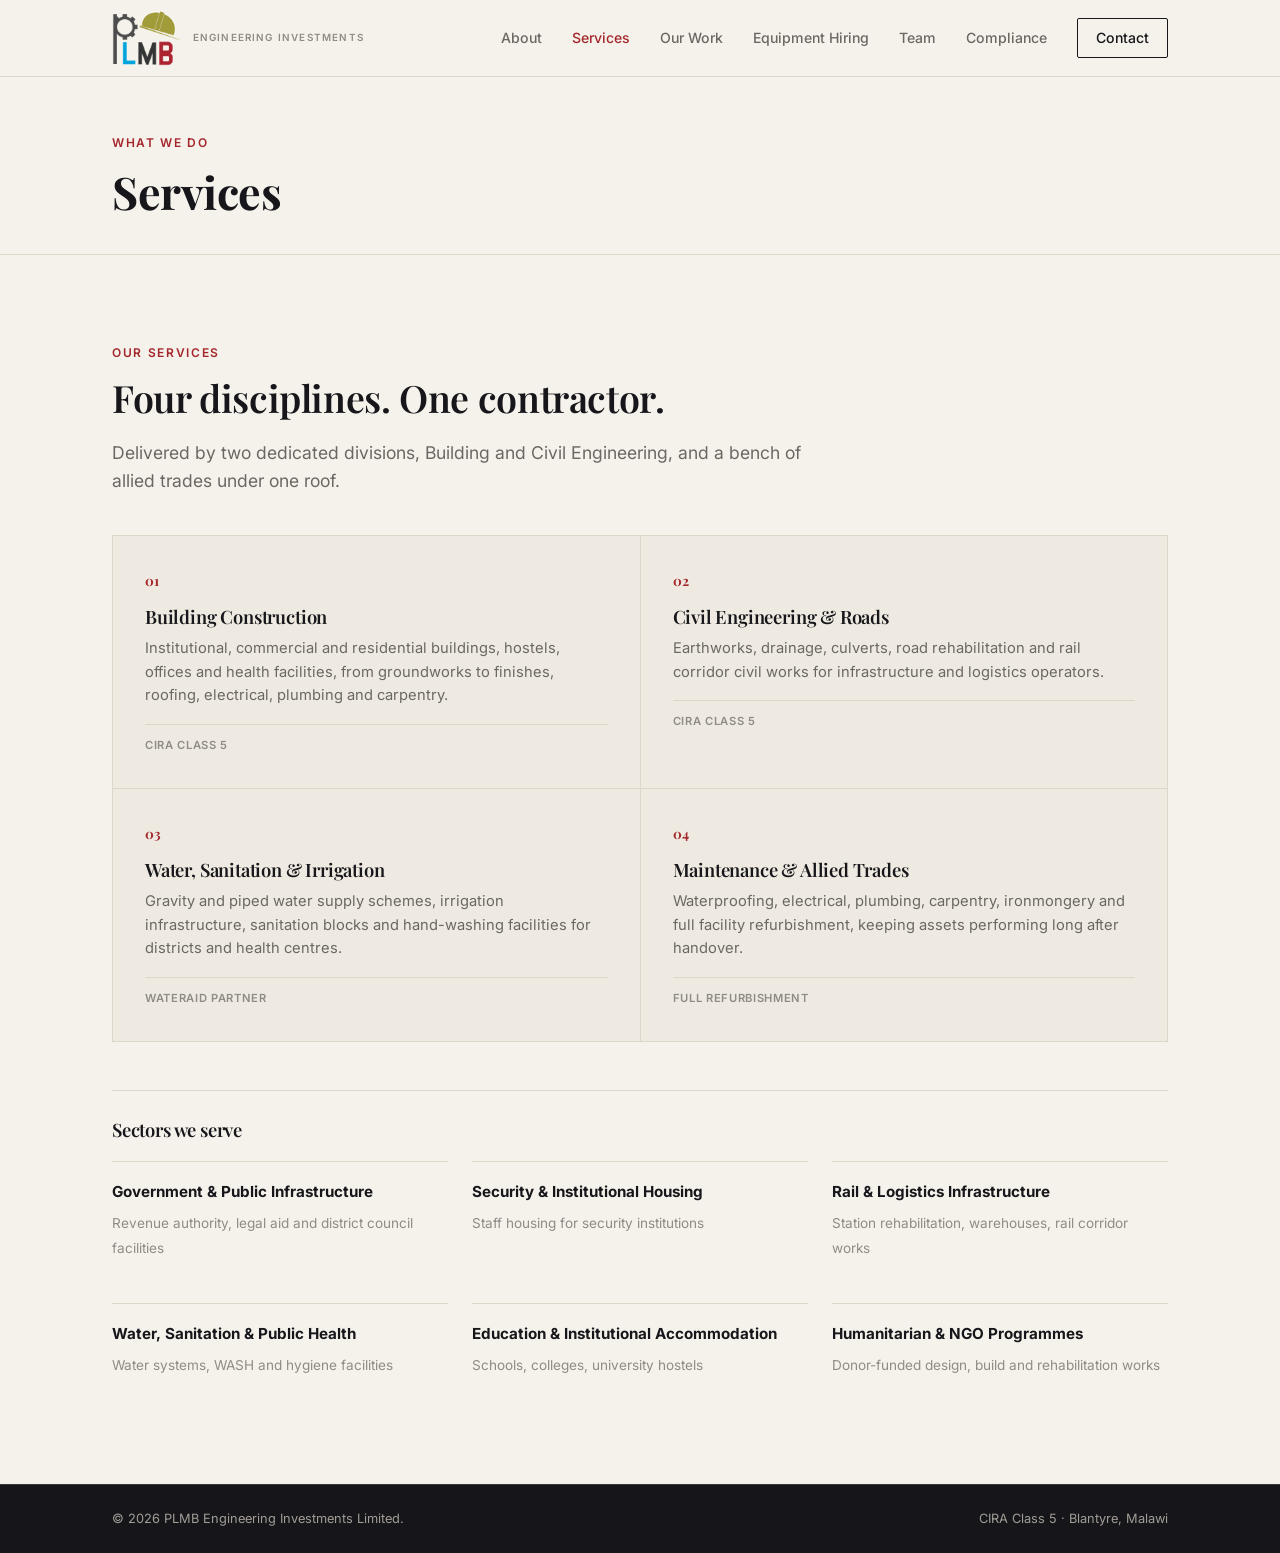
<file: services.html>
<!doctype html>
<html lang="en">
<head>
<meta charset="UTF-8">
<meta name="viewport" content="width=device-width, initial-scale=1.0">
<title>Services &middot; PLMB Engineering Investments</title>
<meta name="description" content="Building construction, civil engineering and roads, water and sanitation, and maintenance and allied trades: the four disciplines PLMB delivers, and the sectors we serve.">
<link rel="icon" type="image/png" href="assets/favicon-256.png">
<link rel="preconnect" href="https://fonts.googleapis.com">
<link rel="preconnect" href="https://fonts.gstatic.com" crossorigin>
<link href="https://fonts.googleapis.com/css2?family=Playfair+Display:ital,wght@0,500;0,600;0,700;1,500&family=Inter:wght@400;500;600;700&display=swap" rel="stylesheet">
<link rel="stylesheet" href="styles.css">
</head>
<body>

<header class="site-header">
  <div class="wrap header-inner">
    <a class="wordmark" href="index.html">
      <img src="assets/plmb-icon.png" alt="PLMB Engineering Investments" class="wordmark-icon" width="69" height="56">
      <span class="wordmark-sub">Engineering Investments</span>
    </a>
    <nav class="nav" id="nav">
      <a href="about.html">About</a>
      <a href="services.html" aria-current="page">Services</a>
      <a href="work.html">Our Work</a>
      <a href="hiring.html">Equipment Hiring</a>
      <a href="team.html">Team</a>
      <a href="compliance.html">Compliance</a>
      <a href="contact.html" class="nav-cta">Contact</a>
    </nav>
    <button class="nav-toggle" id="navToggle" aria-label="Toggle menu" aria-expanded="false">
      <span></span><span></span><span></span>
    </button>
  </div>
</header>

<main>

  <div class="page-head">
    <div class="wrap">
      <p class="eyebrow">What We Do</p>
      <h1>Services</h1>
    </div>
  </div>

  <!-- SERVICES -->
  <section class="section">
    <div class="wrap">
      <p class="eyebrow">Our Services</p>
      <h2>Four disciplines. One contractor.</h2>
      <p class="lede">Delivered by two dedicated divisions, Building and Civil Engineering, and a bench of allied trades under one roof.</p>
      <div class="service-grid">
        <div class="service-card">
          <span class="service-num">01</span>
          <h3>Building Construction</h3>
          <p>Institutional, commercial and residential buildings, hostels, offices and health facilities, from groundworks to finishes, roofing, electrical, plumbing and carpentry.</p>
          <span class="tag">CIRA Class 5</span>
        </div>
        <div class="service-card">
          <span class="service-num">02</span>
          <h3>Civil Engineering &amp; Roads</h3>
          <p>Earthworks, drainage, culverts, road rehabilitation and rail corridor civil works for infrastructure and logistics operators.</p>
          <span class="tag">CIRA Class 5</span>
        </div>
        <div class="service-card">
          <span class="service-num">03</span>
          <h3>Water, Sanitation &amp; Irrigation</h3>
          <p>Gravity and piped water supply schemes, irrigation infrastructure, sanitation blocks and hand-washing facilities for districts and health centres.</p>
          <span class="tag">WaterAid Partner</span>
        </div>
        <div class="service-card">
          <span class="service-num">04</span>
          <h3>Maintenance &amp; Allied Trades</h3>
          <p>Waterproofing, electrical, plumbing, carpentry, ironmongery and full facility refurbishment, keeping assets performing long after handover.</p>
          <span class="tag">Full Refurbishment</span>
        </div>
      </div>

      <h3 class="sub-heading">Sectors we serve</h3>
      <div class="sector-list">
        <div><strong>Government &amp; Public Infrastructure</strong><span>Revenue authority, legal aid and district council facilities</span></div>
        <div><strong>Security &amp; Institutional Housing</strong><span>Staff housing for security institutions</span></div>
        <div><strong>Rail &amp; Logistics Infrastructure</strong><span>Station rehabilitation, warehouses, rail corridor works</span></div>
        <div><strong>Water, Sanitation &amp; Public Health</strong><span>Water systems, WASH and hygiene facilities</span></div>
        <div><strong>Education &amp; Institutional Accommodation</strong><span>Schools, colleges, university hostels</span></div>
        <div><strong>Humanitarian &amp; NGO Programmes</strong><span>Donor-funded design, build and rehabilitation works</span></div>
      </div>
    </div>
  </section>

</main>

<footer class="site-footer">
  <div class="wrap footer-inner">
    <span>&copy; <span id="year"></span> PLMB Engineering Investments Limited.</span>
    <span>CIRA Class 5 &middot; Blantyre, Malawi</span>
  </div>
</footer>

<script src="script.js"></script>
</body>
</html>
</file>
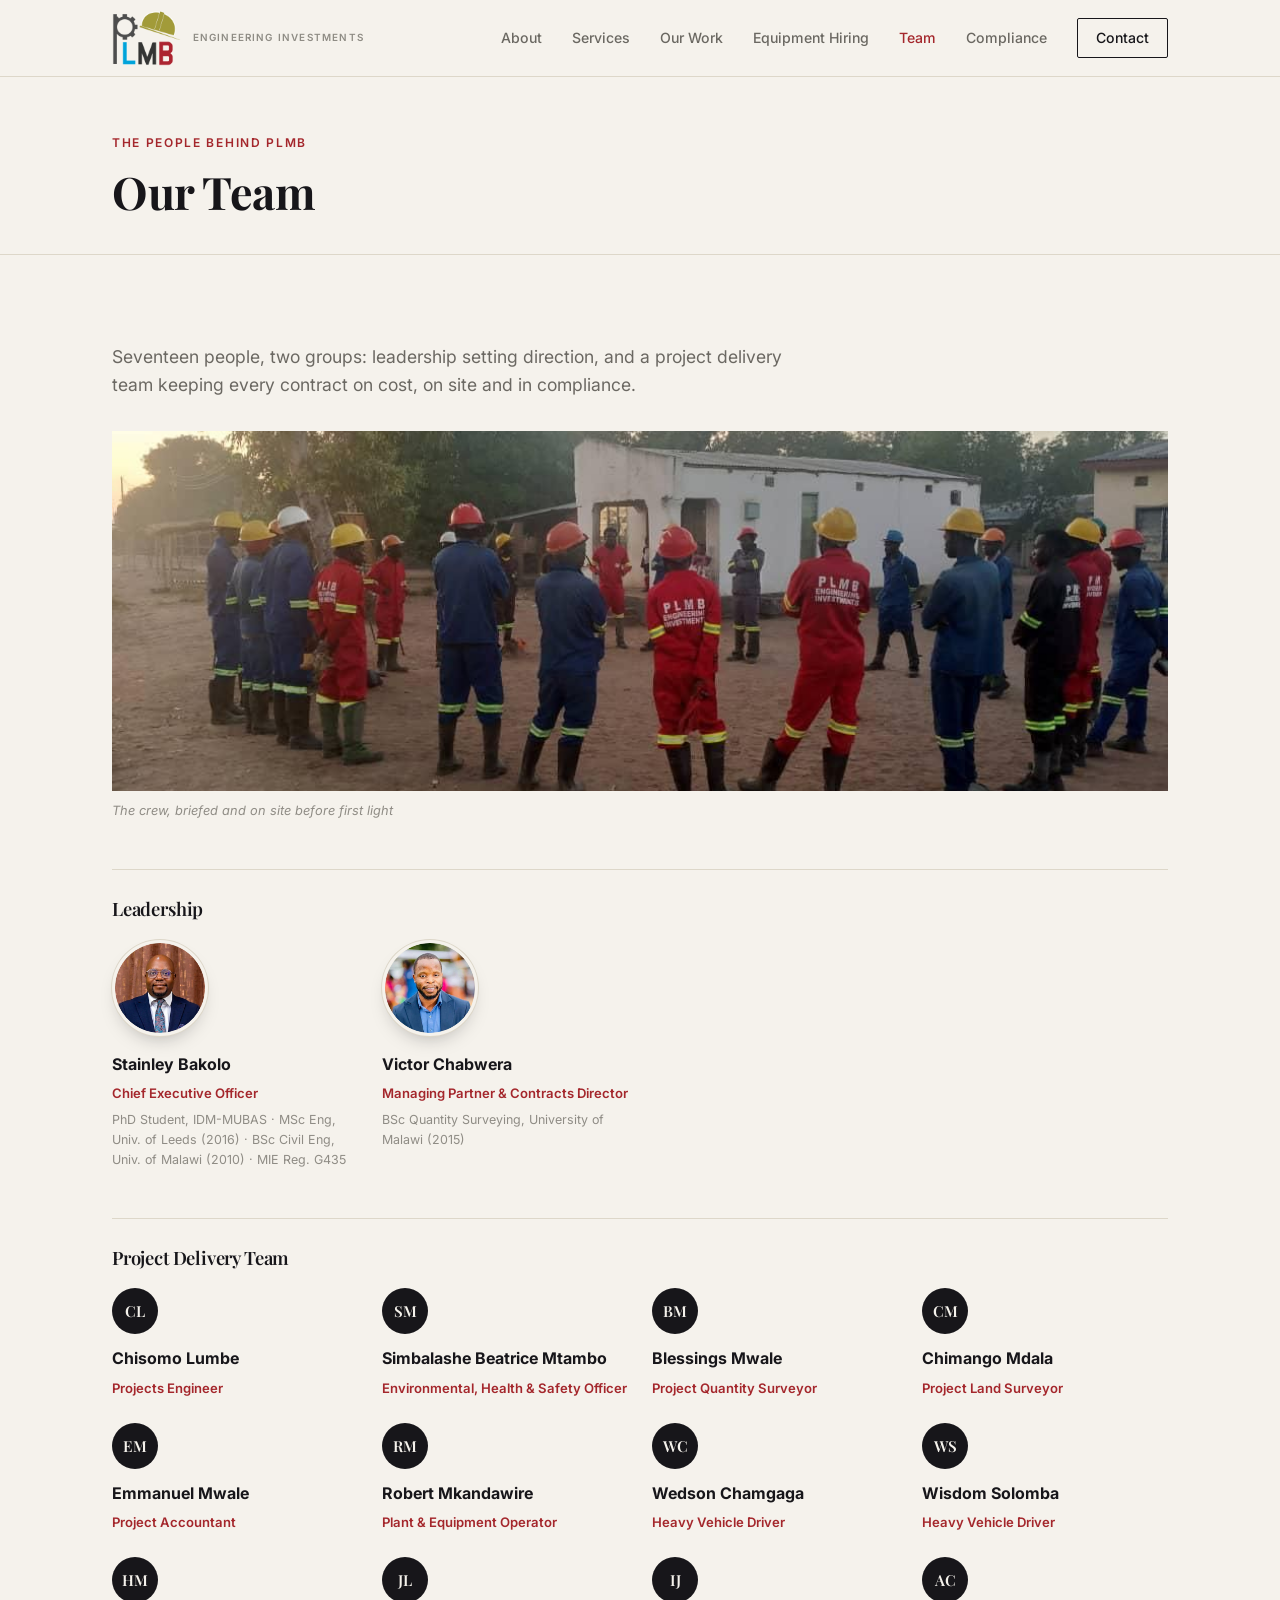
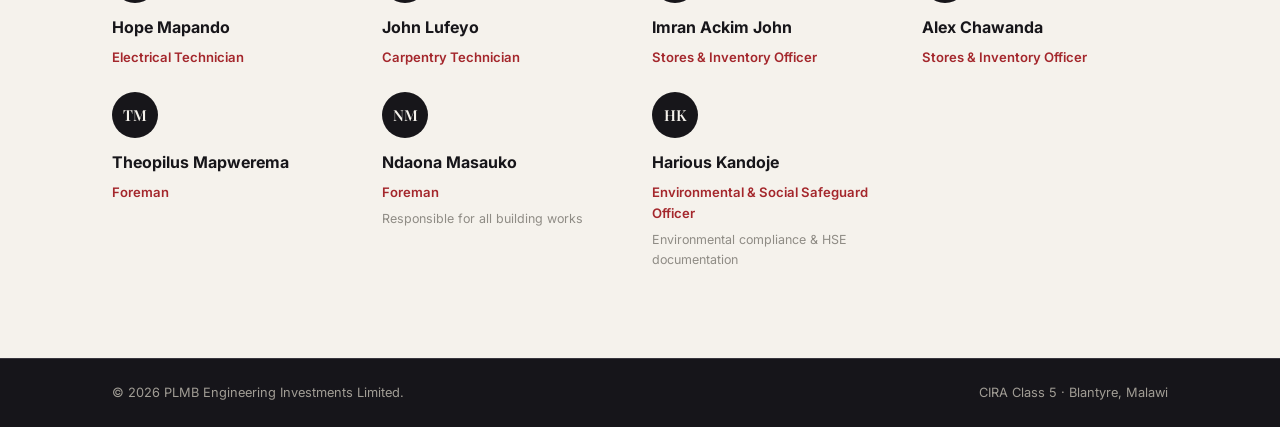
<file: team.html>
<!doctype html>
<html lang="en">
<head>
<meta charset="UTF-8">
<meta name="viewport" content="width=device-width, initial-scale=1.0">
<title>Our Team &middot; PLMB Engineering Investments</title>
<meta name="description" content="The people behind PLMB: leadership, site and safety teams, and the project delivery team keeping every contract on cost and in compliance.">
<link rel="icon" type="image/png" href="assets/favicon-256.png">
<link rel="preconnect" href="https://fonts.googleapis.com">
<link rel="preconnect" href="https://fonts.gstatic.com" crossorigin>
<link href="https://fonts.googleapis.com/css2?family=Playfair+Display:ital,wght@0,500;0,600;0,700;1,500&family=Inter:wght@400;500;600;700&display=swap" rel="stylesheet">
<link rel="stylesheet" href="styles.css">
</head>
<body>

<header class="site-header">
  <div class="wrap header-inner">
    <a class="wordmark" href="index.html">
      <img src="assets/plmb-icon.png" alt="PLMB Engineering Investments" class="wordmark-icon" width="69" height="56">
      <span class="wordmark-sub">Engineering Investments</span>
    </a>
    <nav class="nav" id="nav">
      <a href="about.html">About</a>
      <a href="services.html">Services</a>
      <a href="work.html">Our Work</a>
      <a href="hiring.html">Equipment Hiring</a>
      <a href="team.html" aria-current="page">Team</a>
      <a href="compliance.html">Compliance</a>
      <a href="contact.html" class="nav-cta">Contact</a>
    </nav>
    <button class="nav-toggle" id="navToggle" aria-label="Toggle menu" aria-expanded="false">
      <span></span><span></span><span></span>
    </button>
  </div>
</header>

<main>

  <div class="page-head">
    <div class="wrap">
      <p class="eyebrow">The People Behind PLMB</p>
      <h1>Our Team</h1>
    </div>
  </div>

  <!-- TEAM -->
  <section class="section">
    <div class="wrap">
      <p class="lede">Seventeen people, two groups: leadership setting direction, and a project delivery team keeping every contract on cost, on site and in compliance.</p>

      <figure class="team-banner">
        <img src="assets/gallery/team-site-briefing.jpg" alt="PLMB site crew gathered for a briefing before the day's works" loading="lazy">
        <figcaption>The crew, briefed and on site before first light</figcaption>
      </figure>

      <h3 class="sub-heading">Leadership</h3>
      <div class="team-grid">
        <div class="team-card">
          <img class="avatar avatar-photo" src="assets/team-stainley-bakolo.webp" alt="Stainley Bakolo" loading="lazy">
          <strong>Stainley Bakolo</strong>
          <span class="role">Chief Executive Officer</span>
          <span class="cred">PhD Student, IDM-MUBAS &middot; MSc Eng, Univ. of Leeds (2016) &middot; BSc Civil Eng, Univ. of Malawi (2010) &middot; MIE Reg. G435</span>
        </div>
        <div class="team-card">
          <img class="avatar avatar-photo" src="assets/team-victor-chabwera.webp" alt="Victor Chabwera" loading="lazy">
          <strong>Victor Chabwera</strong>
          <span class="role">Managing Partner &amp; Contracts Director</span>
          <span class="cred">BSc Quantity Surveying, University of Malawi (2015)</span>
        </div>
      </div>

      <h3 class="sub-heading">Project Delivery Team</h3>
      <div class="team-grid">
        <div class="team-card"><div class="avatar">CL</div><strong>Chisomo Lumbe</strong><span class="role">Projects Engineer</span></div>
        <div class="team-card"><div class="avatar">SM</div><strong>Simbalashe Beatrice Mtambo</strong><span class="role">Environmental, Health &amp; Safety Officer</span></div>
        <div class="team-card"><div class="avatar">BM</div><strong>Blessings Mwale</strong><span class="role">Project Quantity Surveyor</span></div>
        <div class="team-card"><div class="avatar">CM</div><strong>Chimango Mdala</strong><span class="role">Project Land Surveyor</span></div>
        <div class="team-card"><div class="avatar">EM</div><strong>Emmanuel Mwale</strong><span class="role">Project Accountant</span></div>
        <div class="team-card"><div class="avatar">RM</div><strong>Robert Mkandawire</strong><span class="role">Plant &amp; Equipment Operator</span></div>
        <div class="team-card"><div class="avatar">WC</div><strong>Wedson Chamgaga</strong><span class="role">Heavy Vehicle Driver</span></div>
        <div class="team-card"><div class="avatar">WS</div><strong>Wisdom Solomba</strong><span class="role">Heavy Vehicle Driver</span></div>
        <div class="team-card"><div class="avatar">HM</div><strong>Hope Mapando</strong><span class="role">Electrical Technician</span></div>
        <div class="team-card"><div class="avatar">JL</div><strong>John Lufeyo</strong><span class="role">Carpentry Technician</span></div>
        <div class="team-card"><div class="avatar">IJ</div><strong>Imran Ackim John</strong><span class="role">Stores &amp; Inventory Officer</span></div>
        <div class="team-card"><div class="avatar">AC</div><strong>Alex Chawanda</strong><span class="role">Stores &amp; Inventory Officer</span></div>
        <div class="team-card"><div class="avatar">TM</div><strong>Theopilus Mapwerema</strong><span class="role">Foreman</span></div>
        <div class="team-card"><div class="avatar">NM</div><strong>Ndaona Masauko</strong><span class="role">Foreman</span><span class="cred">Responsible for all building works</span></div>
        <div class="team-card"><div class="avatar">HK</div><strong>Harious Kandoje</strong><span class="role">Environmental &amp; Social Safeguard Officer</span><span class="cred">Environmental compliance &amp; HSE documentation</span></div>
      </div>
    </div>
  </section>

</main>

<footer class="site-footer">
  <div class="wrap footer-inner">
    <span>&copy; <span id="year"></span> PLMB Engineering Investments Limited.</span>
    <span>CIRA Class 5 &middot; Blantyre, Malawi</span>
  </div>
</footer>

<script src="script.js"></script>
</body>
</html>
</file>
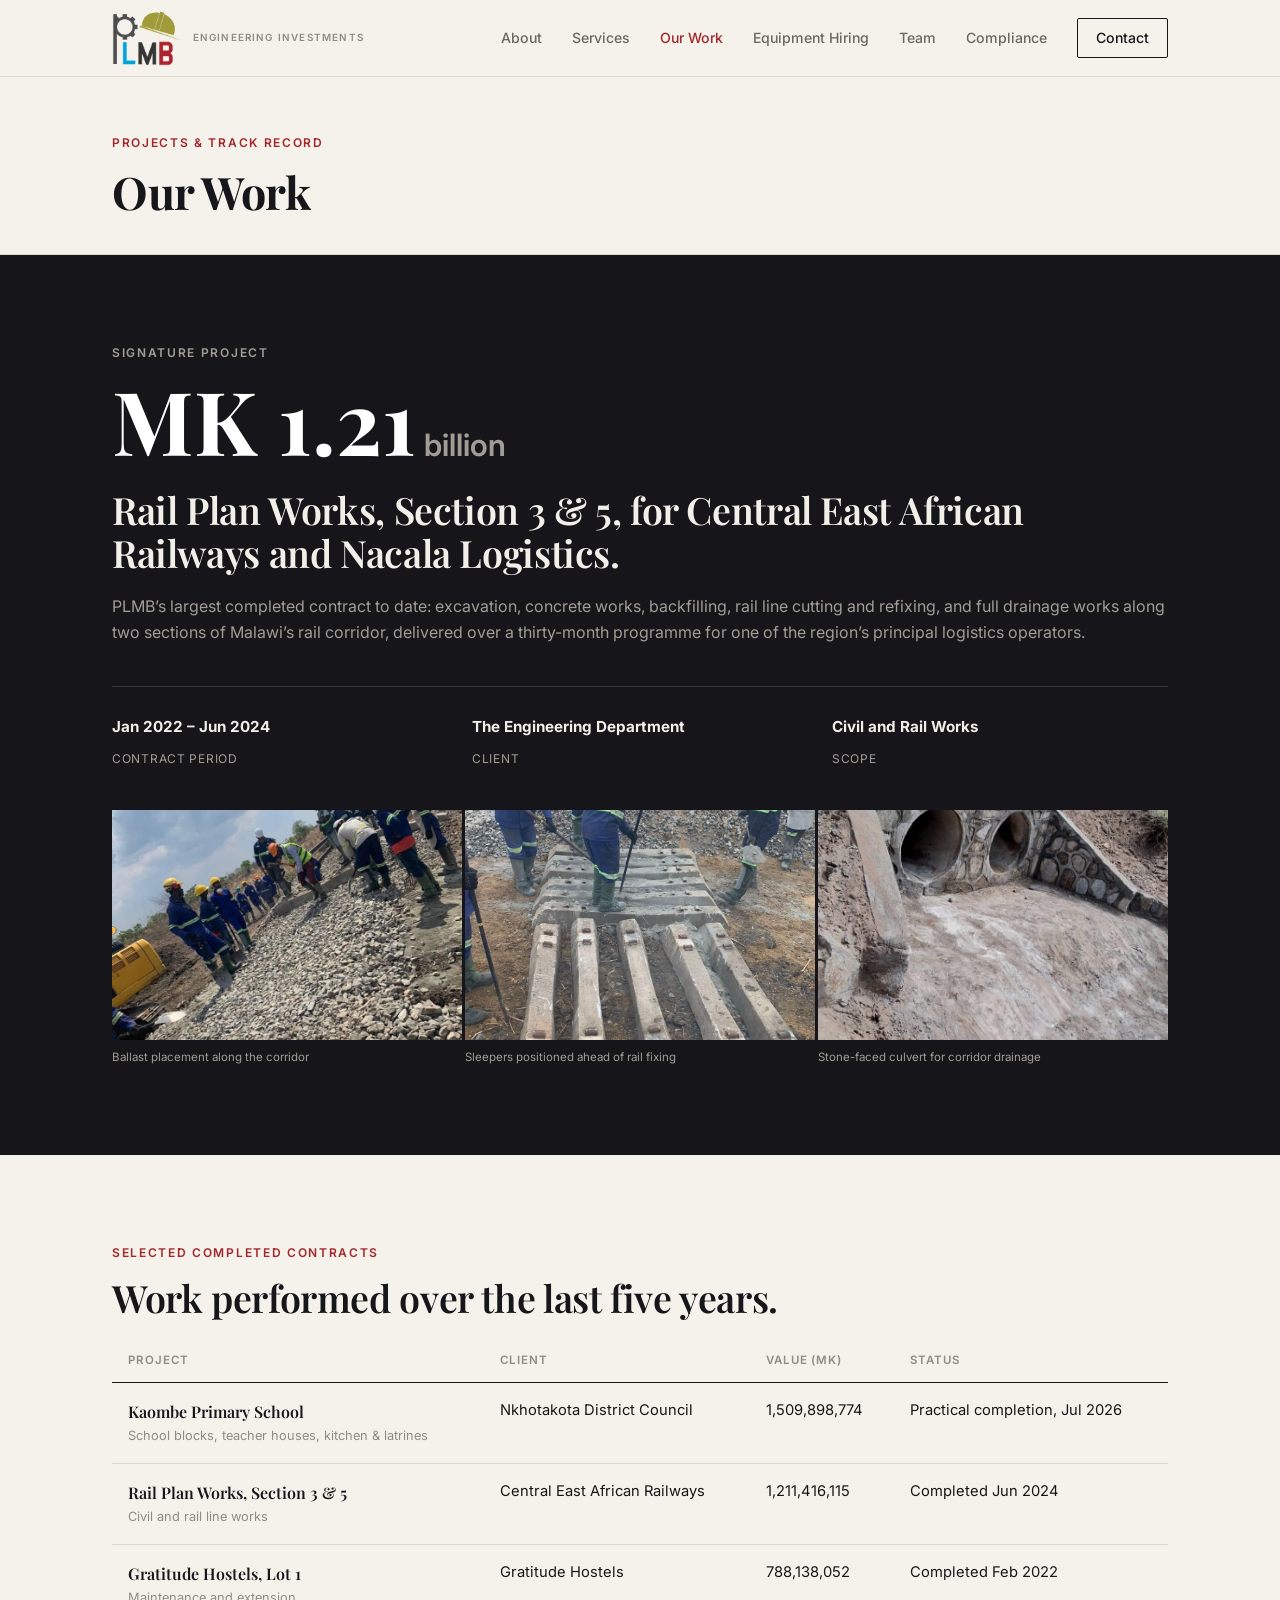
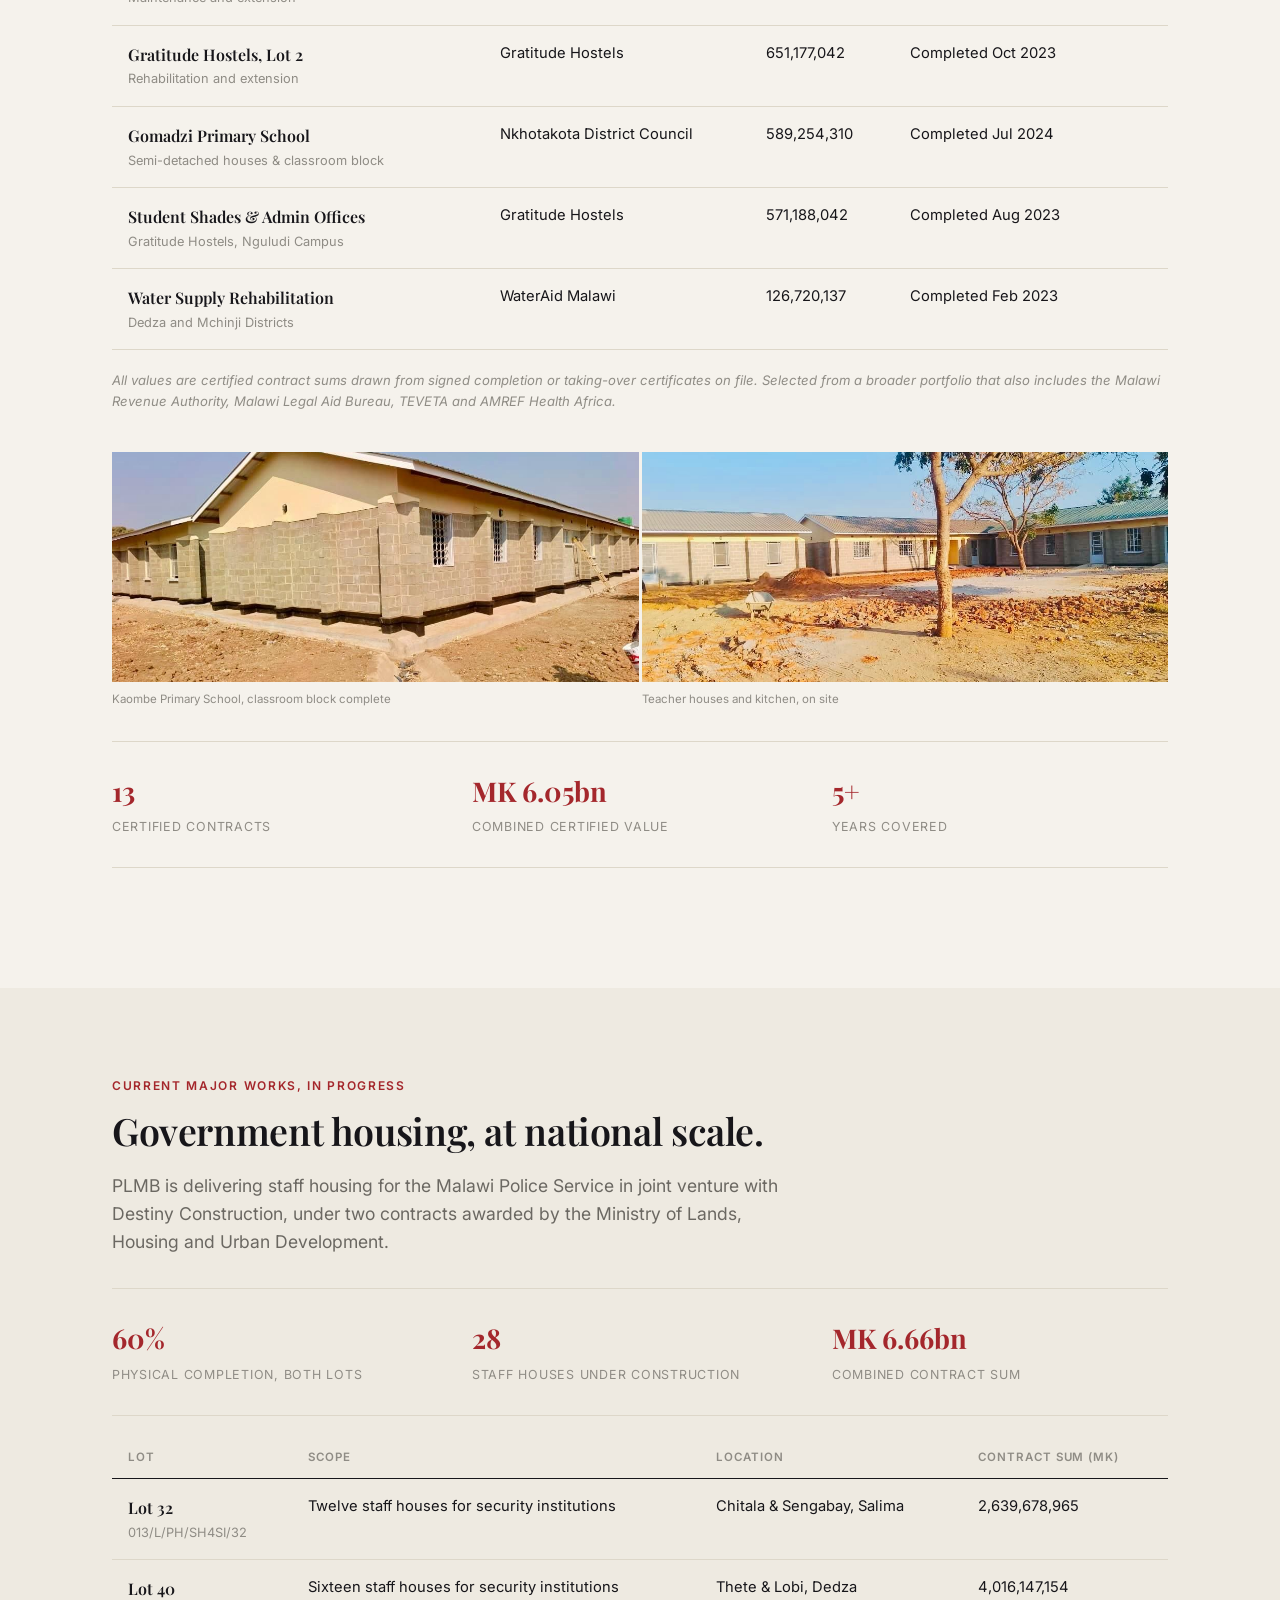
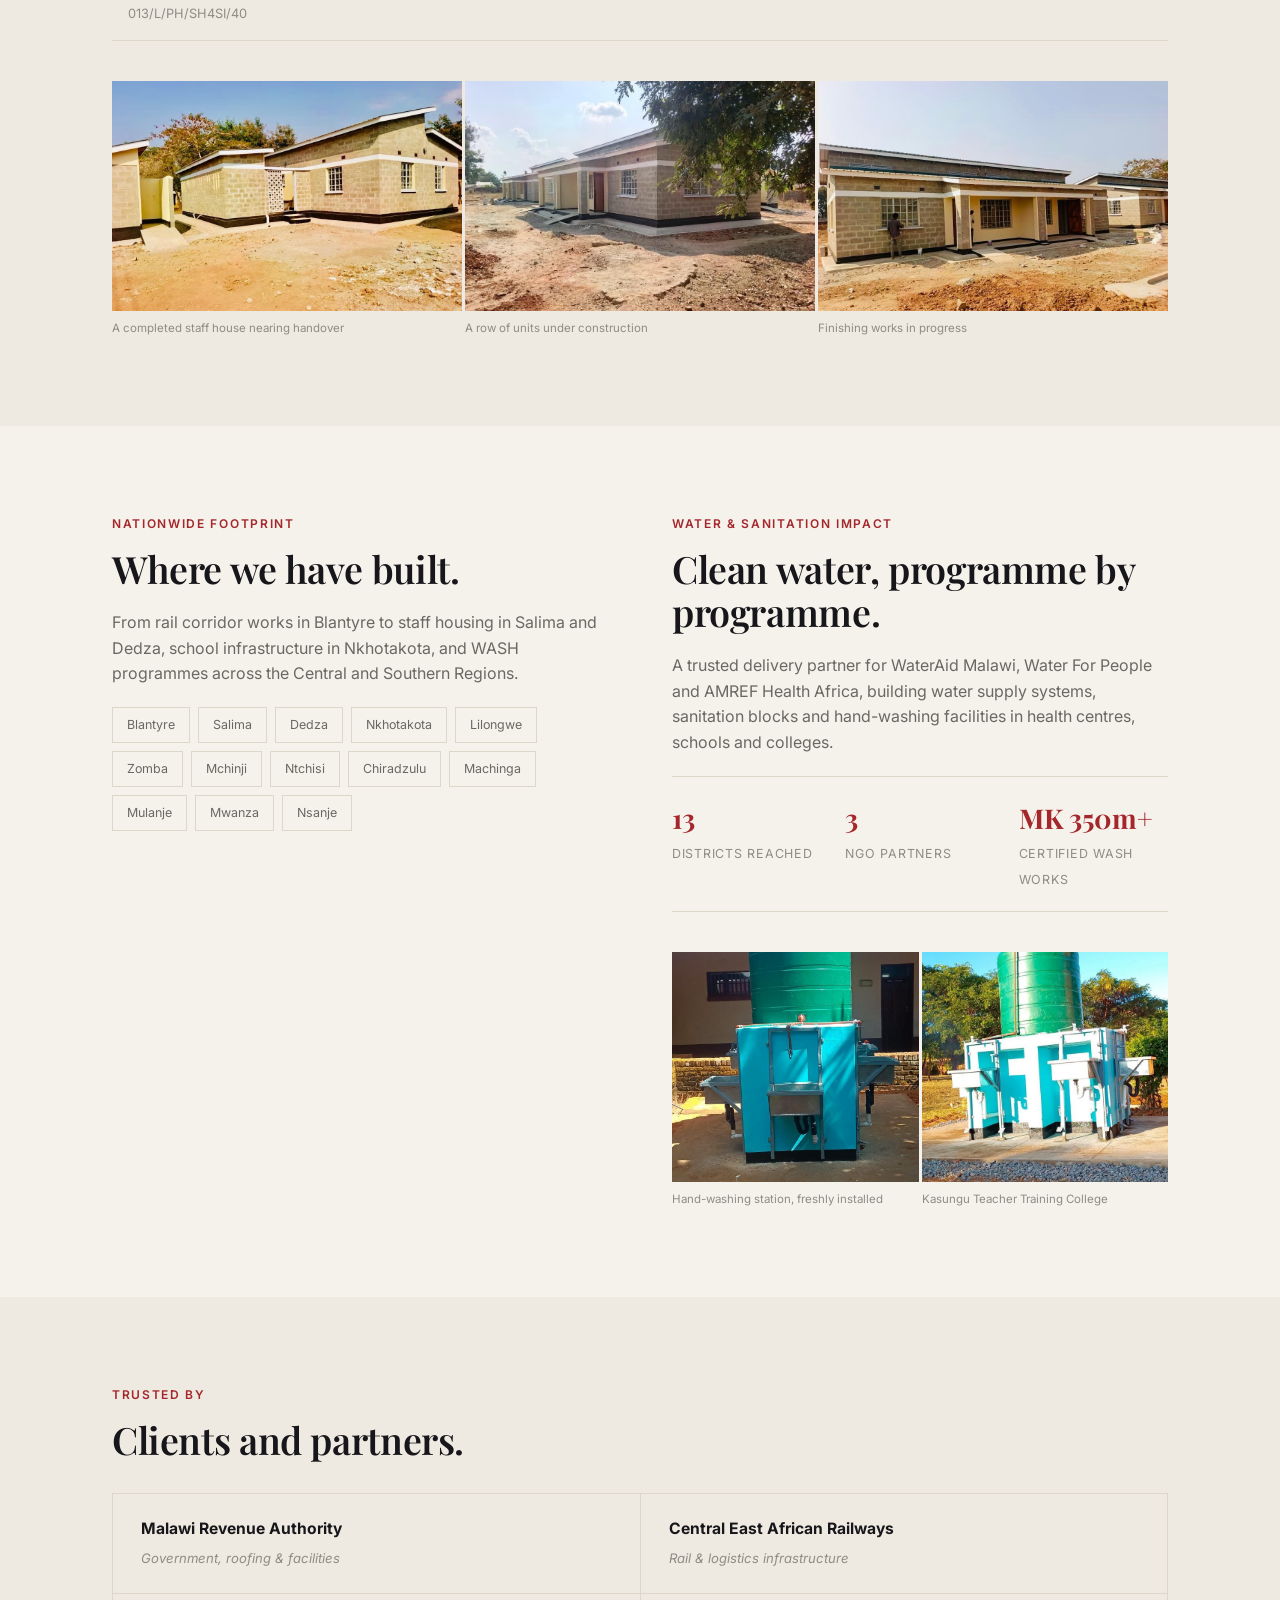
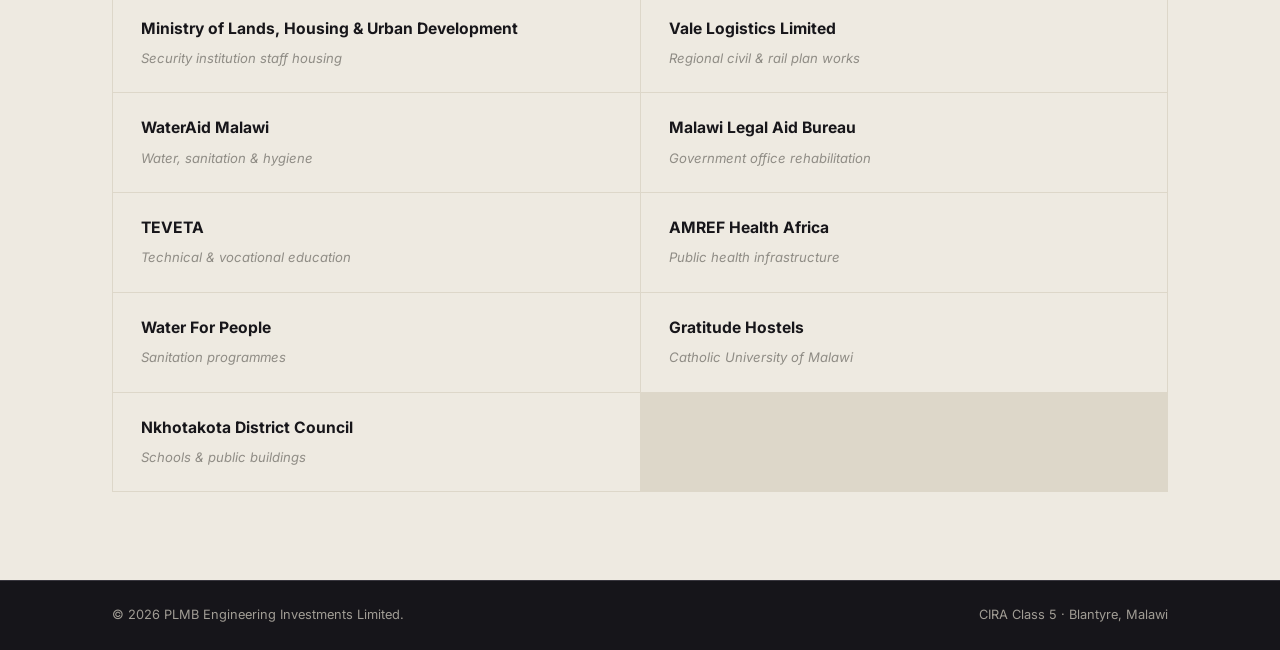
<file: work.html>
<!doctype html>
<html lang="en">
<head>
<meta charset="UTF-8">
<meta name="viewport" content="width=device-width, initial-scale=1.0">
<title>Our Work &middot; PLMB Engineering Investments</title>
<meta name="description" content="The Rail Plan Works, PLMB's certified track record, current major works in progress, our nationwide footprint, water and sanitation impact, and the clients who trust us.">
<link rel="icon" type="image/png" href="assets/favicon-256.png">
<link rel="preconnect" href="https://fonts.googleapis.com">
<link rel="preconnect" href="https://fonts.gstatic.com" crossorigin>
<link href="https://fonts.googleapis.com/css2?family=Playfair+Display:ital,wght@0,500;0,600;0,700;1,500&family=Inter:wght@400;500;600;700&display=swap" rel="stylesheet">
<link rel="stylesheet" href="styles.css">
</head>
<body>

<header class="site-header">
  <div class="wrap header-inner">
    <a class="wordmark" href="index.html">
      <img src="assets/plmb-icon.png" alt="PLMB Engineering Investments" class="wordmark-icon" width="69" height="56">
      <span class="wordmark-sub">Engineering Investments</span>
    </a>
    <nav class="nav" id="nav">
      <a href="about.html">About</a>
      <a href="services.html">Services</a>
      <a href="work.html" aria-current="page">Our Work</a>
      <a href="hiring.html">Equipment Hiring</a>
      <a href="team.html">Team</a>
      <a href="compliance.html">Compliance</a>
      <a href="contact.html" class="nav-cta">Contact</a>
    </nav>
    <button class="nav-toggle" id="navToggle" aria-label="Toggle menu" aria-expanded="false">
      <span></span><span></span><span></span>
    </button>
  </div>
</header>

<main>

  <div class="page-head">
    <div class="wrap">
      <p class="eyebrow">Projects &amp; Track Record</p>
      <h1>Our Work</h1>
    </div>
  </div>

  <!-- SIGNATURE PROJECT (dark) -->
  <section class="section dark">
    <div class="wrap">
      <p class="eyebrow light">Signature Project</p>
      <div class="signature-figure">MK&nbsp;1.21<span>billion</span></div>
      <h2 class="light">Rail Plan Works, Section 3 &amp; 5, for Central East African Railways and Nacala Logistics.</h2>
      <p class="light-body">PLMB&rsquo;s largest completed contract to date: excavation, concrete works, backfilling, rail line cutting and refixing, and full drainage works along two sections of Malawi&rsquo;s rail corridor, delivered over a thirty-month programme for one of the region&rsquo;s principal logistics operators.</p>
      <div class="sig-meta">
        <div><strong>Jan 2022 &ndash; Jun 2024</strong><span>Contract period</span></div>
        <div><strong>The Engineering Department</strong><span>Client</span></div>
        <div><strong>Civil and Rail Works</strong><span>Scope</span></div>
      </div>
      <div class="field-strip dark">
        <figure><img src="assets/gallery/signature-rail-team.jpg" alt="PLMB crew placing ballast along the rail corridor" loading="lazy"><figcaption>Ballast placement along the corridor</figcaption></figure>
        <figure><img src="assets/gallery/signature-rail-sleepers.jpg" alt="Precast concrete sleepers positioned ahead of rail fixing" loading="lazy"><figcaption>Sleepers positioned ahead of rail fixing</figcaption></figure>
        <figure><img src="assets/gallery/signature-rail-culvert.jpg" alt="Stone-faced culvert built for corridor drainage" loading="lazy"><figcaption>Stone-faced culvert for corridor drainage</figcaption></figure>
      </div>
    </div>
  </section>

  <!-- TRACK RECORD -->
  <section class="section">
    <div class="wrap">
      <p class="eyebrow">Selected Completed Contracts</p>
      <h2>Work performed over the last five years.</h2>
      <div class="table-scroll">
        <table class="track-table">
          <thead>
            <tr><th>Project</th><th>Client</th><th>Value (MK)</th><th>Status</th></tr>
          </thead>
          <tbody>
            <tr><td><strong>Kaombe Primary School</strong><span>School blocks, teacher houses, kitchen &amp; latrines</span></td><td>Nkhotakota District Council</td><td>1,509,898,774</td><td>Practical completion, Jul 2026</td></tr>
            <tr><td><strong>Rail Plan Works, Section 3 &amp; 5</strong><span>Civil and rail line works</span></td><td>Central East African Railways</td><td>1,211,416,115</td><td>Completed Jun 2024</td></tr>
            <tr><td><strong>Gratitude Hostels, Lot 1</strong><span>Maintenance and extension</span></td><td>Gratitude Hostels</td><td>788,138,052</td><td>Completed Feb 2022</td></tr>
            <tr><td><strong>Gratitude Hostels, Lot 2</strong><span>Rehabilitation and extension</span></td><td>Gratitude Hostels</td><td>651,177,042</td><td>Completed Oct 2023</td></tr>
            <tr><td><strong>Gomadzi Primary School</strong><span>Semi-detached houses &amp; classroom block</span></td><td>Nkhotakota District Council</td><td>589,254,310</td><td>Completed Jul 2024</td></tr>
            <tr><td><strong>Student Shades &amp; Admin Offices</strong><span>Gratitude Hostels, Nguludi Campus</span></td><td>Gratitude Hostels</td><td>571,188,042</td><td>Completed Aug 2023</td></tr>
            <tr><td><strong>Water Supply Rehabilitation</strong><span>Dedza and Mchinji Districts</span></td><td>WaterAid Malawi</td><td>126,720,137</td><td>Completed Feb 2023</td></tr>
          </tbody>
        </table>
      </div>
      <p class="table-note">All values are certified contract sums drawn from signed completion or taking-over certificates on file. Selected from a broader portfolio that also includes the Malawi Revenue Authority, Malawi Legal Aid Bureau, TEVETA and AMREF Health Africa.</p>

      <div class="field-strip two">
        <figure><img src="assets/gallery/kaombe-block-a.jpg" alt="Completed Kaombe Primary School classroom block" loading="lazy"><figcaption>Kaombe Primary School, classroom block complete</figcaption></figure>
        <figure><img src="assets/gallery/kaombe-block-b.jpg" alt="Kaombe Primary School buildings nearing completion" loading="lazy"><figcaption>Teacher houses and kitchen, on site</figcaption></figure>
      </div>

      <div class="stat-strip">
        <div><strong>13</strong><span>Certified contracts</span></div>
        <div><strong>MK&nbsp;6.05bn</strong><span>Combined certified value</span></div>
        <div><strong>5+</strong><span>Years covered</span></div>
      </div>
    </div>
  </section>

  <!-- CURRENT WORKS -->
  <section class="section alt">
    <div class="wrap">
      <p class="eyebrow">Current Major Works, In Progress</p>
      <h2>Government housing, at national scale.</h2>
      <p class="lede">PLMB is delivering staff housing for the Malawi Police Service in joint venture with Destiny Construction, under two contracts awarded by the Ministry of Lands, Housing and Urban Development.</p>
      <div class="stat-strip">
        <div><strong>60%</strong><span>Physical completion, both lots</span></div>
        <div><strong>28</strong><span>Staff houses under construction</span></div>
        <div><strong>MK&nbsp;6.66bn</strong><span>Combined contract sum</span></div>
      </div>
      <div class="table-scroll">
        <table class="track-table">
          <thead><tr><th>Lot</th><th>Scope</th><th>Location</th><th>Contract Sum (MK)</th></tr></thead>
          <tbody>
            <tr><td><strong>Lot 32</strong><span>013/L/PH/SH4SI/32</span></td><td>Twelve staff houses for security institutions</td><td>Chitala &amp; Sengabay, Salima</td><td>2,639,678,965</td></tr>
            <tr><td><strong>Lot 40</strong><span>013/L/PH/SH4SI/40</span></td><td>Sixteen staff houses for security institutions</td><td>Thete &amp; Lobi, Dedza</td><td>4,016,147,154</td></tr>
          </tbody>
        </table>
      </div>
      <div class="field-strip">
        <figure><img src="assets/gallery/housing-block-path.jpg" alt="Completed staff house nearing handover" loading="lazy"><figcaption>A completed staff house nearing handover</figcaption></figure>
        <figure><img src="assets/gallery/housing-unit-tree.jpg" alt="Row of staff houses under construction" loading="lazy"><figcaption>A row of units under construction</figcaption></figure>
        <figure><img src="assets/gallery/housing-finishing.jpg" alt="Finishing works in progress on a staff house" loading="lazy"><figcaption>Finishing works in progress</figcaption></figure>
      </div>
    </div>
  </section>

  <!-- FOOTPRINT + WASH -->
  <section class="section">
    <div class="wrap">
      <div class="split">
        <div>
          <p class="eyebrow">Nationwide Footprint</p>
          <h2>Where we have built.</h2>
          <p>From rail corridor works in Blantyre to staff housing in Salima and Dedza, school infrastructure in Nkhotakota, and WASH programmes across the Central and Southern Regions.</p>
          <div class="chip-list">
            <span>Blantyre</span><span>Salima</span><span>Dedza</span><span>Nkhotakota</span><span>Lilongwe</span><span>Zomba</span><span>Mchinji</span><span>Ntchisi</span><span>Chiradzulu</span><span>Machinga</span><span>Mulanje</span><span>Mwanza</span><span>Nsanje</span>
          </div>
        </div>
        <div>
          <p class="eyebrow">Water &amp; Sanitation Impact</p>
          <h2>Clean water, programme by programme.</h2>
          <p>A trusted delivery partner for WaterAid Malawi, Water For People and AMREF Health Africa, building water supply systems, sanitation blocks and hand-washing facilities in health centres, schools and colleges.</p>
          <div class="stat-strip compact">
            <div><strong>13</strong><span>Districts reached</span></div>
            <div><strong>3</strong><span>NGO partners</span></div>
            <div><strong>MK&nbsp;350m+</strong><span>Certified WASH works</span></div>
          </div>
          <div class="field-strip two">
            <figure><img src="assets/gallery/wash-station-clear-sky.jpg" alt="Hand-washing station installed at a school" loading="lazy"><figcaption>Hand-washing station, freshly installed</figcaption></figure>
            <figure><img src="assets/gallery/wash-kasungu-ttc.jpg" alt="Hand-washing station at Kasungu Teacher Training College" loading="lazy"><figcaption>Kasungu Teacher Training College</figcaption></figure>
          </div>
        </div>
      </div>
    </div>
  </section>

  <!-- CLIENTS -->
  <section class="section alt">
    <div class="wrap">
      <p class="eyebrow">Trusted By</p>
      <h2>Clients and partners.</h2>
      <div class="client-grid">
        <div><strong>Malawi Revenue Authority</strong><span>Government, roofing &amp; facilities</span></div>
        <div><strong>Central East African Railways</strong><span>Rail &amp; logistics infrastructure</span></div>
        <div><strong>Ministry of Lands, Housing &amp; Urban Development</strong><span>Security institution staff housing</span></div>
        <div><strong>Vale Logistics Limited</strong><span>Regional civil &amp; rail plan works</span></div>
        <div><strong>WaterAid Malawi</strong><span>Water, sanitation &amp; hygiene</span></div>
        <div><strong>Malawi Legal Aid Bureau</strong><span>Government office rehabilitation</span></div>
        <div><strong>TEVETA</strong><span>Technical &amp; vocational education</span></div>
        <div><strong>AMREF Health Africa</strong><span>Public health infrastructure</span></div>
        <div><strong>Water For People</strong><span>Sanitation programmes</span></div>
        <div><strong>Gratitude Hostels</strong><span>Catholic University of Malawi</span></div>
        <div><strong>Nkhotakota District Council</strong><span>Schools &amp; public buildings</span></div>
      </div>
    </div>
  </section>

</main>

<footer class="site-footer">
  <div class="wrap footer-inner">
    <span>&copy; <span id="year"></span> PLMB Engineering Investments Limited.</span>
    <span>CIRA Class 5 &middot; Blantyre, Malawi</span>
  </div>
</footer>

<script src="script.js"></script>
</body>
</html>
</file>
<file: styles.css>
:root {
  --bg: #f5f2ec;
  --bg-panel: #eeeae1;
  --ink: #17161a;
  --ink-soft: #6b6862;
  --ink-faint: #8f8c85;
  --accent: #a4272c;
  --rule: #ddd7c9;
  --dark-bg: #16151a;
  --dark-ink: #f2efe8;
  --dark-soft: #a19d95;
  --serif: "Playfair Display", Georgia, "Times New Roman", serif;
  --sans: "Inter", -apple-system, BlinkMacSystemFont, "Segoe UI", sans-serif;
  --max: 1120px;
}

* { box-sizing: border-box; }
html { scroll-behavior: smooth; }
a:focus-visible, button:focus-visible { outline: 2px solid var(--accent); outline-offset: 3px; }
@media (prefers-reduced-motion: reduce) {
  html { scroll-behavior: auto; }
  * { animation-duration: 0.01ms !important; transition-duration: 0.01ms !important; }
}

body {
  margin: 0;
  background: var(--bg);
  color: var(--ink);
  font-family: var(--sans);
  font-size: 16px;
  line-height: 1.6;
  -webkit-font-smoothing: antialiased;
}

.wrap {
  max-width: var(--max);
  margin: 0 auto;
  padding: 0 32px;
}
.wrap.narrow { max-width: 760px; }

h1, h2, h3, h4 {
  font-family: var(--serif);
  font-weight: 600;
  line-height: 1.15;
  margin: 0 0 20px;
  color: var(--ink);
  letter-spacing: -0.01em;
}
h1 { font-size: clamp(2.1rem, 4.5vw, 3.4rem); font-weight: 700; }
h2 { font-size: clamp(1.6rem, 3vw, 2.35rem); }
h3.sub-heading { font-size: 1.15rem; margin: 48px 0 20px; padding-top: 28px; border-top: 1px solid var(--rule); }
h4 { font-size: 1.05rem; margin-bottom: 10px; }

p { margin: 0 0 16px; color: var(--ink-soft); }
p.lede { font-size: 1.1rem; max-width: 700px; }
a { color: inherit; }

.eyebrow {
  font-family: var(--sans);
  font-size: 0.75rem;
  font-weight: 600;
  letter-spacing: 0.14em;
  text-transform: uppercase;
  color: var(--accent);
  margin: 0 0 14px;
}
.eyebrow.light { color: #d98a8a; }

/* ---------- Header ---------- */
.site-header {
  position: sticky;
  top: 0;
  z-index: 50;
  background: rgba(245, 242, 236, 0.92);
  backdrop-filter: blur(8px);
  border-bottom: 1px solid var(--rule);
}
.header-inner {
  display: flex;
  align-items: center;
  justify-content: space-between;
  height: 76px;
}
.wordmark {
  font-family: var(--serif);
  font-weight: 700;
  font-size: 1.4rem;
  text-decoration: none;
  color: var(--ink);
  display: flex;
  align-items: center;
  gap: 12px;
}
.wordmark-icon { height: 56px; width: auto; display: block; }
.wordmark-sub {
  font-family: var(--sans);
  font-size: 0.62rem;
  font-weight: 600;
  letter-spacing: 0.12em;
  text-transform: uppercase;
  color: var(--ink-faint);
}
.nav { display: flex; align-items: center; gap: 30px; }
.nav a {
  text-decoration: none;
  font-size: 0.88rem;
  font-weight: 500;
  color: var(--ink-soft);
  transition: color 0.15s;
}
.nav a:hover { color: var(--accent); }
.nav a[aria-current="page"] { color: var(--accent); }
.nav-cta {
  border: 1px solid var(--ink);
  padding: 8px 18px;
  border-radius: 2px;
  color: var(--ink) !important;
}
.nav-cta:hover { background: var(--ink); color: var(--bg) !important; }
.nav-cta[aria-current="page"] { background: var(--accent); border-color: var(--accent); color: #fff !important; }

/* ---------- Page head (non-home pages) ---------- */
.page-head { padding: 56px 0 36px; border-bottom: 1px solid var(--rule); }
.page-head h1 { margin: 0; font-size: clamp(1.9rem, 4vw, 2.8rem); }

/* ---------- Explore grid (home) ---------- */
.explore-grid { display: grid; grid-template-columns: repeat(3, 1fr); gap: 1px; background: var(--rule); border: 1px solid var(--rule); margin-top: 40px; }
.explore-card {
  background: var(--bg);
  padding: 30px 28px;
  text-decoration: none;
  color: var(--ink);
  display: block;
  transition: background 0.15s;
}
.explore-card:hover { background: var(--bg-panel); }
.explore-card h3 { font-size: 1.1rem; margin-bottom: 8px; color: var(--ink); }
.explore-card h3::after { content: " \2192"; color: var(--accent); }
.explore-card p { font-size: 0.88rem; margin: 0; }

.contact-page { padding: 140px 0; min-height: 60vh; display: flex; align-items: center; }
.contact-page .wrap { width: 100%; }
.nav-toggle { display: none; background: none; border: none; cursor: pointer; padding: 8px; }
.nav-toggle span { display: block; width: 22px; height: 2px; background: var(--ink); margin: 5px 0; }

/* ---------- Hero ---------- */
.hero {
  padding: 120px 0 96px;
  background-size: cover;
  background-position: center 65%;
  background-repeat: no-repeat;
}
.hero-lede { font-size: 1.15rem; max-width: 620px; }
.hero-actions { display: flex; gap: 16px; margin: 32px 0 8px; flex-wrap: wrap; }
.btn {
  display: inline-block;
  padding: 14px 28px;
  text-decoration: none;
  font-size: 0.9rem;
  font-weight: 600;
  border-radius: 2px;
  transition: all 0.15s;
}
.btn-primary { background: var(--accent); color: #fff; }
.btn-primary:hover { background: #8a1f23; }
.btn-ghost { border: 1px solid var(--ink-faint); color: var(--ink); }
.btn-ghost:hover { border-color: var(--ink); }
.btn-ghost-light { border: 1px solid rgba(242,239,232,0.5); color: var(--dark-ink); }
.btn-ghost-light:hover { border-color: var(--dark-ink); background: rgba(242,239,232,0.08); }

.hero-stats {
  display: grid;
  grid-template-columns: repeat(4, 1fr);
  border-bottom: 1px solid var(--rule);
  padding: 28px 32px;
}
.hero-stats > div { padding: 0 20px; border-left: 1px solid var(--rule); }
.hero-stats > div:first-child { border-left: none; padding-left: 0; }
.hero-stats strong { display: block; font-family: var(--serif); font-size: 1.5rem; margin-bottom: 4px; }
.hero-stats span { font-size: 0.78rem; color: var(--ink-faint); text-transform: uppercase; letter-spacing: 0.06em; }

/* ---------- Sections ---------- */
.section { padding: 88px 0; }
.section.alt { background: var(--bg-panel); }
.section.dark { background: var(--dark-bg); color: var(--dark-ink); }
.section.dark p { color: var(--dark-soft); }
.light { color: var(--dark-ink); }
.light-body { color: var(--dark-soft); }

.quote { font-style: italic; font-weight: 500; }

.signature-block {
  display: flex;
  align-items: center;
  gap: 16px;
  margin-top: 32px;
  padding-top: 28px;
  border-top: 1px solid var(--rule);
}
.signature-block strong { display: block; font-size: 0.98rem; }
.signature-block span { font-size: 0.85rem; color: var(--ink-faint); }
.avatar {
  width: 46px; height: 46px;
  border-radius: 50%;
  background: var(--ink);
  color: var(--bg);
  display: flex; align-items: center; justify-content: center;
  font-family: var(--serif); font-weight: 600; font-size: 0.95rem;
  flex-shrink: 0;
}
.avatar-photo {
  width: 96px; height: 96px;
  object-fit: cover;
  object-position: center top;
  background: var(--bg-panel);
  border: 3px solid var(--bg);
  box-shadow: 0 0 0 1px var(--rule), 0 10px 20px -10px rgba(23, 22, 26, 0.35);
  margin-bottom: 4px;
}

/* ---------- Timeline ---------- */
.timeline { list-style: none; margin: 40px 0 0; padding: 0; }
.timeline li {
  display: grid;
  grid-template-columns: 110px 1fr;
  gap: 24px;
  padding: 20px 0;
  border-top: 1px solid var(--rule);
}
.timeline li:last-child { border-bottom: 1px solid var(--rule); }
.tl-year { font-family: var(--serif); font-weight: 700; color: var(--accent); font-size: 1.05rem; }
.tl-text { color: var(--ink-soft); }

/* ---------- Vision/Mission/Values ---------- */
.vm-grid { display: grid; grid-template-columns: 1fr 1fr; gap: 24px; margin-bottom: 40px; }
.vm-card { padding: 28px; border: 1px solid var(--rule); }
.vm-card h3 { font-size: 0.95rem; text-transform: uppercase; letter-spacing: 0.08em; color: var(--accent); margin-bottom: 12px; }
.vm-card p { margin: 0; color: var(--ink); font-size: 1.02rem; }

.value-grid { display: grid; grid-template-columns: repeat(4, 1fr); gap: 1px; background: var(--rule); border: 1px solid var(--rule); }
.value { background: var(--bg); padding: 26px; }
.value p { margin: 0; font-size: 0.92rem; }

/* ---------- Services ---------- */
.service-grid { display: grid; grid-template-columns: repeat(2, 1fr); gap: 1px; background: var(--rule); border: 1px solid var(--rule); margin-top: 40px; }
.service-card { background: var(--bg-panel); padding: 32px; }
.service-num { font-family: var(--serif); font-size: 0.85rem; color: var(--accent); font-weight: 700; }
.service-card h3 { margin: 12px 0 10px; font-size: 1.15rem; }
.service-card p { font-size: 0.92rem; margin-bottom: 16px; }
.tag {
  display: inline-block;
  font-size: 0.7rem;
  font-weight: 600;
  letter-spacing: 0.06em;
  text-transform: uppercase;
  color: var(--ink-faint);
  border-top: 1px solid var(--rule);
  padding-top: 12px;
  width: 100%;
}

.sector-list { display: grid; grid-template-columns: repeat(3, 1fr); gap: 24px; margin-top: 20px; }
.sector-list > div { padding: 18px 0; border-top: 1px solid var(--rule); }
.sector-list strong { display: block; font-size: 0.95rem; margin-bottom: 6px; }
.sector-list span { font-size: 0.85rem; color: var(--ink-faint); }

/* ---------- Field photo strips ---------- */
.field-strip {
  display: grid;
  grid-template-columns: repeat(3, 1fr);
  gap: 3px;
  margin-top: 40px;
}
.field-strip.two { grid-template-columns: repeat(2, 1fr); }
.field-strip figure { margin: 0; position: relative; }
.field-strip img {
  display: block;
  width: 100%;
  height: 230px;
  object-fit: cover;
  background: var(--bg-panel);
}
.field-strip figcaption {
  font-size: 0.72rem;
  color: var(--ink-faint);
  padding-top: 8px;
}
.field-strip.dark figcaption { color: var(--dark-soft); }

.team-banner { margin: 32px 0 48px; }
.team-banner img { display: block; width: 100%; max-height: 360px; object-fit: cover; }
.team-banner figcaption { font-size: 0.8rem; color: var(--ink-faint); padding-top: 10px; font-style: italic; }

/* ---------- Signature project ---------- */
.signature-figure {
  font-family: var(--serif);
  font-weight: 700;
  font-size: clamp(3rem, 8vw, 5.5rem);
  color: #fff;
  margin-bottom: 24px;
  line-height: 1;
}
.signature-figure span { font-size: 0.35em; color: var(--dark-soft); font-family: var(--sans); font-weight: 600; margin-left: 8px; }
.sig-meta { display: grid; grid-template-columns: repeat(3, 1fr); gap: 24px; margin-top: 40px; padding-top: 28px; border-top: 1px solid #38363e; }
.sig-meta strong { display: block; color: var(--dark-ink); font-size: 0.95rem; margin-bottom: 6px; }
.sig-meta span { font-size: 0.75rem; text-transform: uppercase; letter-spacing: 0.06em; color: var(--dark-soft); }

/* ---------- Tables ---------- */
.table-scroll { overflow-x: auto; margin-top: 32px; }
.track-table { width: 100%; border-collapse: collapse; min-width: 640px; }
.track-table th {
  text-align: left;
  font-size: 0.72rem;
  text-transform: uppercase;
  letter-spacing: 0.08em;
  color: var(--ink-faint);
  padding: 0 16px 12px;
  border-bottom: 1px solid var(--ink);
  font-weight: 600;
}
.track-table td {
  padding: 16px;
  border-bottom: 1px solid var(--rule);
  font-size: 0.92rem;
  vertical-align: top;
}
.track-table td strong { display: block; font-family: var(--serif); font-size: 1rem; font-weight: 600; }
.track-table td span { display: block; color: var(--ink-faint); font-size: 0.8rem; margin-top: 2px; }
.table-note { font-size: 0.82rem; color: var(--ink-faint); margin-top: 20px; font-style: italic; }

/* ---------- Stat strips ---------- */
.stat-strip { display: grid; grid-template-columns: repeat(3, 1fr); gap: 24px; margin: 32px 0; padding: 28px 0; border-top: 1px solid var(--rule); border-bottom: 1px solid var(--rule); }
.stat-strip.compact { padding: 20px 0; margin: 20px 0 0; }
.stat-strip strong { display: block; font-family: var(--serif); font-size: 1.7rem; color: var(--accent); }
.stat-strip span { font-size: 0.78rem; text-transform: uppercase; letter-spacing: 0.06em; color: var(--ink-faint); }

/* ---------- Split ---------- */
.split { display: grid; grid-template-columns: 1fr 1fr; gap: 64px; }
.chip-list { display: flex; flex-wrap: wrap; gap: 8px; margin-top: 20px; }
.chip-list span {
  font-size: 0.78rem;
  padding: 7px 14px;
  border: 1px solid var(--rule);
  color: var(--ink-soft);
}

/* ---------- Clients ---------- */
.client-grid { display: grid; grid-template-columns: repeat(2, 1fr); gap: 1px; background: var(--rule); border: 1px solid var(--rule); margin-top: 32px; }
.client-grid > div { background: var(--bg-panel); padding: 22px 28px; }
.client-grid strong { display: block; font-size: 0.98rem; margin-bottom: 4px; }
.client-grid span { font-size: 0.82rem; color: var(--ink-faint); font-style: italic; }

/* ---------- Team ---------- */
.team-grid { display: grid; grid-template-columns: repeat(auto-fill, minmax(220px, 1fr)); gap: 24px; }
.team-card { display: flex; flex-direction: column; align-items: flex-start; gap: 6px; }
.team-card strong { font-size: 1rem; margin-top: 6px; }
.role { font-size: 0.82rem; color: var(--accent); font-weight: 600; }
.cred { font-size: 0.78rem; color: var(--ink-faint); }

/* ---------- Compliance ---------- */
.cert-list { margin-top: 32px; }
.cert-list > div { display: flex; gap: 16px; align-items: flex-start; padding: 18px 0; border-top: 1px solid var(--rule); }
.cert-list > div:last-child { border-bottom: 1px solid var(--rule); }
.check { color: var(--accent); font-weight: 700; font-size: 1.1rem; flex-shrink: 0; }
.cert-list strong { display: block; font-size: 0.98rem; }
.cert-list span { font-size: 0.82rem; color: var(--ink-faint); }

/* ---------- Downloadable documents ---------- */
.doc-list { display: grid; gap: 12px; margin-top: 32px; }
.doc-card {
  display: flex;
  align-items: center;
  gap: 20px;
  padding: 22px 28px;
  background: var(--bg);
  border: 1px solid var(--rule);
  color: var(--ink);
  text-decoration: none;
  transition: border-color 0.15s;
}
.doc-card:hover { border-color: var(--accent); }
.doc-type {
  flex-shrink: 0;
  font-size: 0.7rem;
  font-weight: 700;
  letter-spacing: 0.1em;
  color: var(--accent);
  border: 1px solid var(--accent);
  padding: 6px 9px;
}
.doc-info { flex: 1; min-width: 0; }
.doc-info strong { display: block; font-family: var(--serif); font-size: 1.1rem; margin-bottom: 2px; }
.doc-info span { font-size: 0.82rem; color: var(--ink-faint); }
.doc-action { flex-shrink: 0; font-size: 0.88rem; font-weight: 600; color: var(--accent); }
@media (max-width: 600px) {
  .doc-card { flex-wrap: wrap; padding: 20px; }
  .doc-info { flex-basis: 60%; }
  .doc-action { width: 100%; }
}

/* ---------- Reasons ---------- */
.reasons-grid { display: grid; grid-template-columns: repeat(3, 1fr); gap: 32px; margin-top: 40px; }
.reason p { font-size: 0.9rem; margin: 0; }
.reason h4 { margin: 10px 0 8px; }

/* ---------- Sub-nav (tabs within a section) ---------- */
.subnav { border-bottom: 1px solid var(--rule); background: var(--bg); }
.subnav-tabs { display: flex; gap: 8px; }
.subnav-tabs a {
  display: inline-block;
  padding: 16px 4px;
  margin-right: 28px;
  font-size: 0.88rem;
  font-weight: 600;
  text-decoration: none;
  color: var(--ink-faint);
  border-bottom: 2px solid transparent;
}
.subnav-tabs a:hover { color: var(--ink); }
.subnav-tabs a[aria-current="page"] { color: var(--accent); border-bottom-color: var(--accent); }

/* ---------- Policy ---------- */
.policy-meta { display: grid; grid-template-columns: repeat(4, 1fr); gap: 20px; margin: 32px 0 40px; padding: 24px 0; border-top: 1px solid var(--rule); border-bottom: 1px solid var(--rule); }
.policy-meta strong { display: block; font-size: 0.72rem; text-transform: uppercase; letter-spacing: 0.06em; color: var(--ink-faint); margin-bottom: 6px; }
.policy-meta span { font-size: 0.9rem; }
.policy-body h3 { font-size: 1.05rem; margin: 36px 0 12px; }
.policy-body h3:first-child { margin-top: 0; }
.policy-body p { font-size: 0.95rem; }
.policy-body ul { margin: 0 0 16px; padding-left: 20px; color: var(--ink-soft); }
.policy-body li { font-size: 0.95rem; margin-bottom: 8px; }
.policy-body li strong { color: var(--ink); }

/* ---------- Contact ---------- */
.contact-grid { display: grid; grid-template-columns: 1fr 1fr; gap: 48px; margin-top: 40px; padding-top: 40px; border-top: 1px solid #38363e; }
.contact-grid strong { display: block; font-size: 1.05rem; margin-bottom: 12px; color: var(--dark-ink); }
.contact-link {
  display: block;
  text-decoration: none;
  color: var(--dark-ink);
  font-family: var(--serif);
  font-size: 1.3rem;
  margin-bottom: 12px;
  border-bottom: 1px solid transparent;
  transition: border-color 0.15s;
}
.contact-link:hover { border-color: var(--accent); }

/* ---------- Footer ---------- */
.site-footer { background: var(--dark-bg); border-top: 1px solid #38363e; padding: 24px 0; }
.footer-inner { display: flex; justify-content: space-between; color: var(--dark-soft); font-size: 0.8rem; flex-wrap: wrap; gap: 8px; }

/* ---------- Responsive ---------- */
@media (max-width: 860px) {
  .nav { position: fixed; top: 76px; left: 0; right: 0; background: var(--bg); flex-direction: column; align-items: flex-start; gap: 0; padding: 8px 32px 20px; border-bottom: 1px solid var(--rule); transform: translateY(-8px); opacity: 0; pointer-events: none; transition: all 0.2s; }
  .nav.open { transform: translateY(0); opacity: 1; pointer-events: auto; }
  .nav a { padding: 12px 0; width: 100%; border-bottom: 1px solid var(--rule); }
  .nav-cta { border: none !important; padding: 12px 0 !important; }
  .nav-toggle { display: block; }
  .hero-stats { grid-template-columns: 1fr 1fr; row-gap: 24px; }
  .hero-stats > div:nth-child(3) { border-left: none; padding-left: 0; }
  .vm-grid, .value-grid, .service-grid, .sector-list, .client-grid, .split, .reasons-grid, .contact-grid, .field-strip, .field-strip.two, .explore-grid, .policy-meta { grid-template-columns: 1fr; }
  .hero { padding: 96px 0 64px; background-position: 65% center; }
  .contact-page { padding: 96px 0; }
  .stat-strip { grid-template-columns: 1fr; gap: 16px; }
  .sig-meta { grid-template-columns: 1fr; gap: 16px; }
  .timeline li { grid-template-columns: 80px 1fr; }
}

@media (max-width: 480px) {
  .wrap { padding: 0 20px; }
  .section { padding: 64px 0; }
  .hero { padding: 64px 0 0; }
  .wordmark-sub { display: none; }
  .wordmark-icon { height: 44px; }
  .wordmark { font-size: 1.15rem; }
}
</file>
